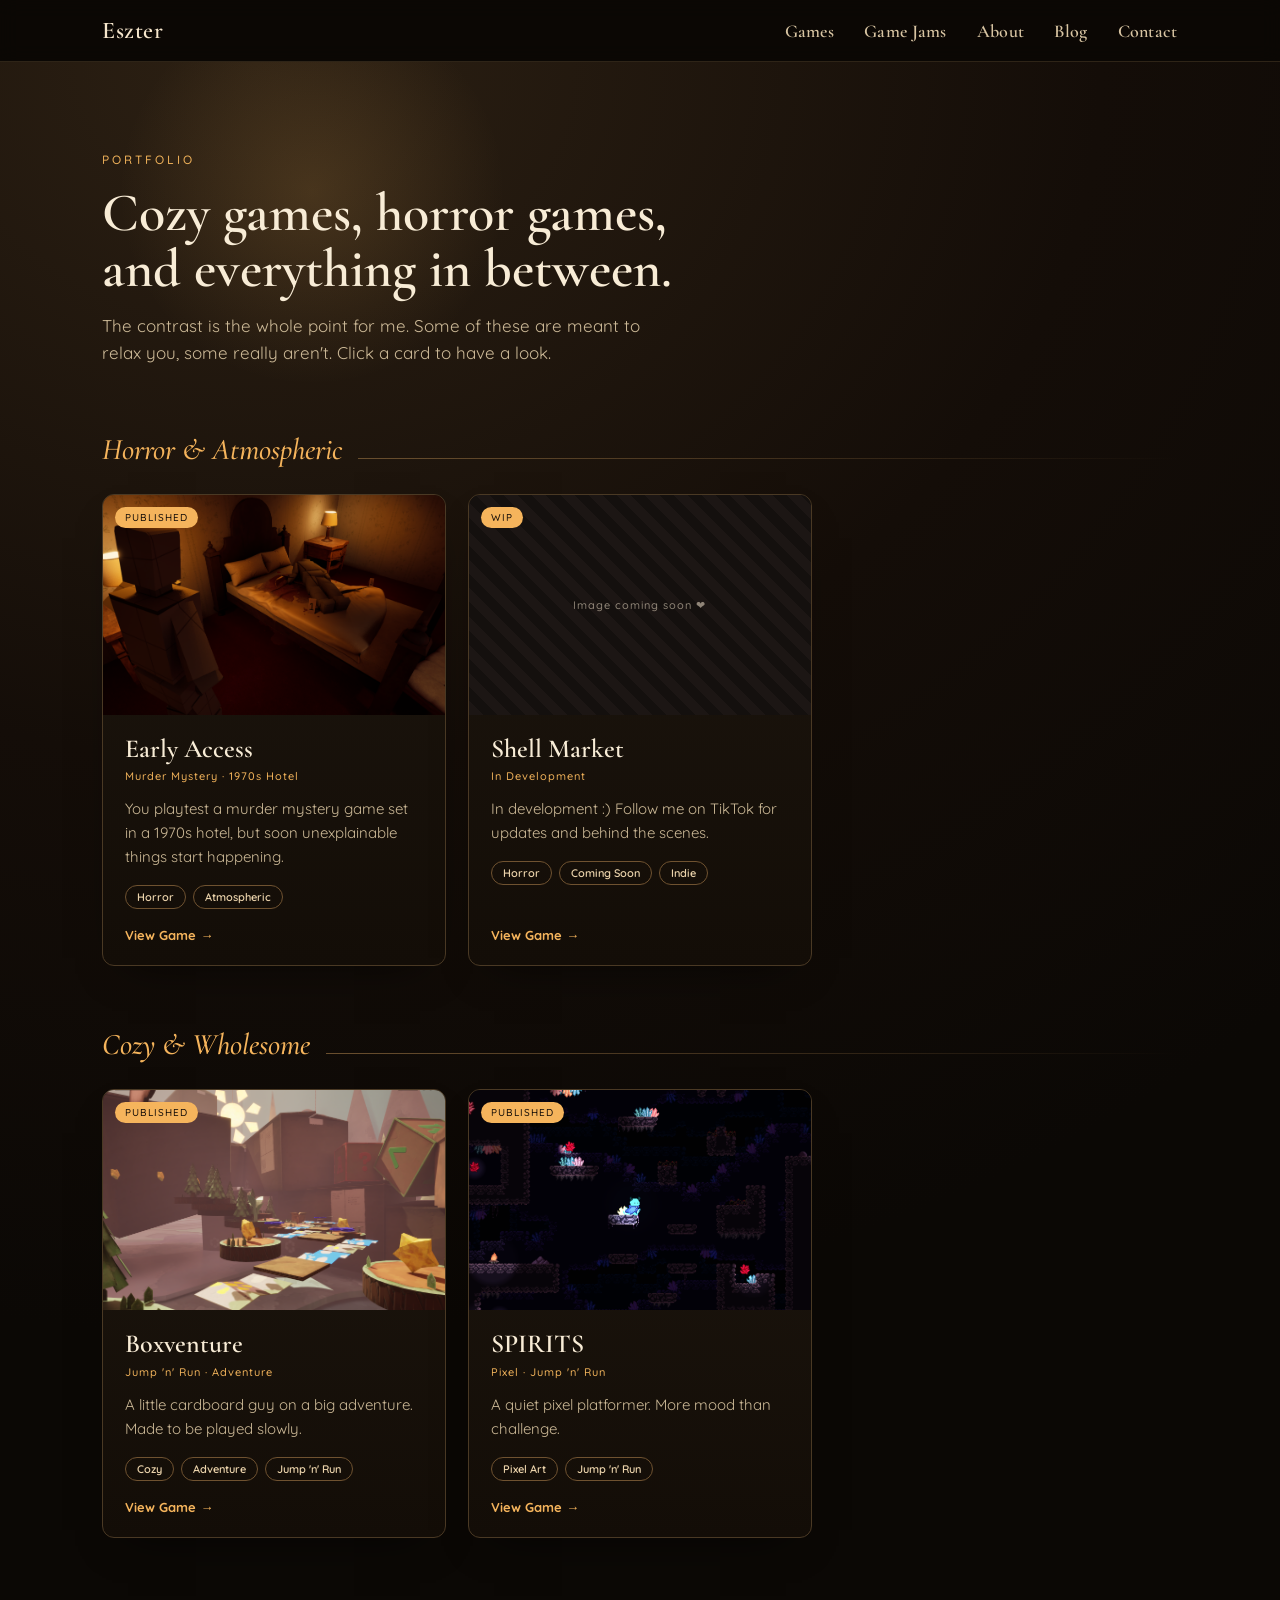
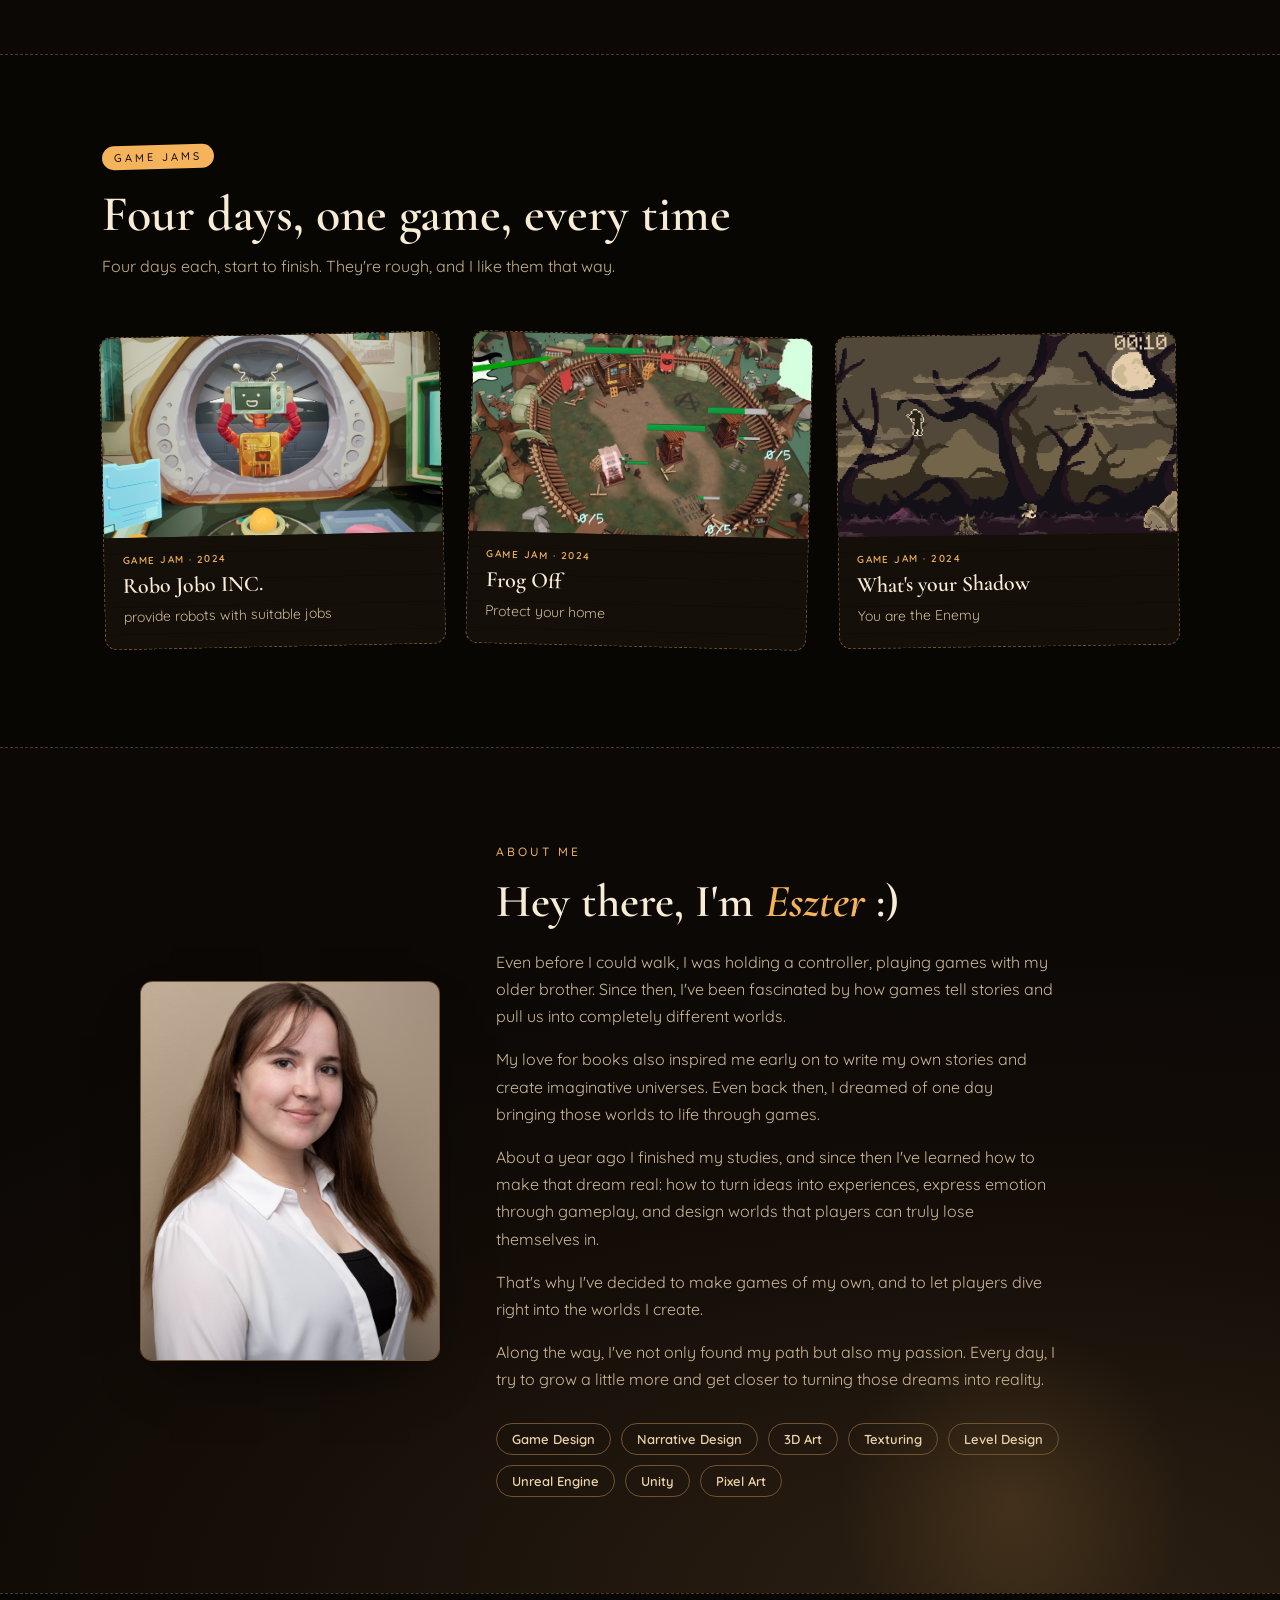
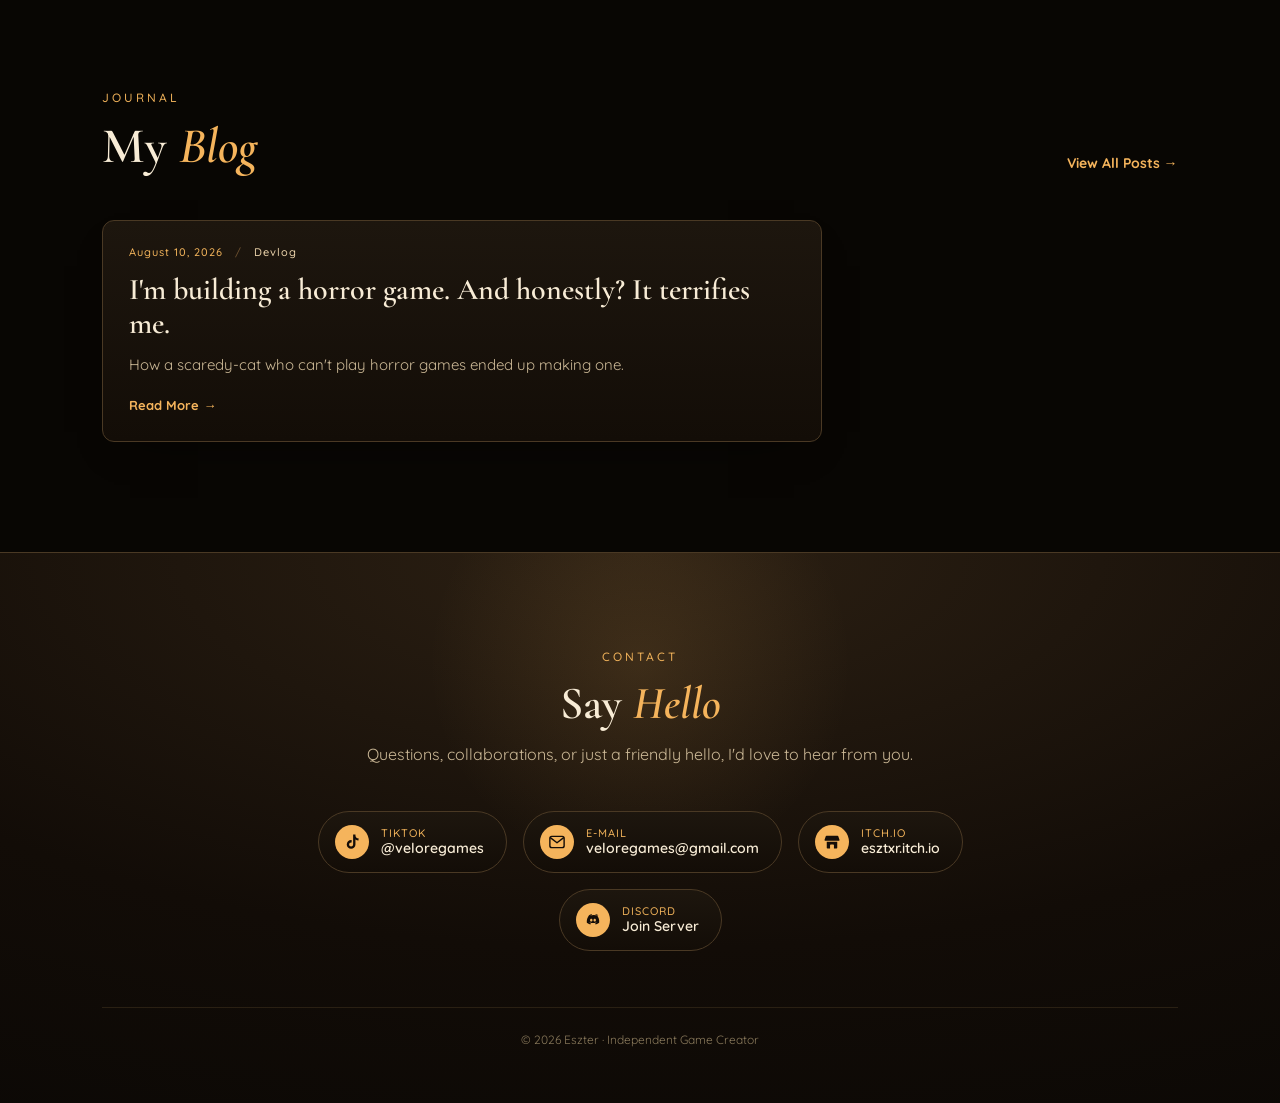
<file: index.html>
<!DOCTYPE html>
<html lang="en">
<head>
<meta charset="utf-8">
<meta name="viewport" content="width=device-width, initial-scale=1">
<title>Eszter — Game Creator</title>
<link rel="preconnect" href="https://fonts.googleapis.com">
<link rel="preconnect" href="https://fonts.gstatic.com" crossorigin>
<link href="https://fonts.googleapis.com/css2?family=Cormorant+Garamond:ital,wght@0,400;0,500;0,600;1,400;1,500&family=Quicksand:wght@400;500;600;700&display=swap" rel="stylesheet">
<style>
  * { box-sizing: border-box; }
  html { scroll-behavior: smooth; }
  body { margin: 0; background: #0b0805; font-family: 'Quicksand', sans-serif; overflow-x: clip; }
  @keyframes flicker {
    0%, 100% { opacity: .85; }
    45% { opacity: 1; }
    55% { opacity: .72; }
    70% { opacity: .95; }
  }
  img { max-width: 100%; display: block; }
  .card-media { width: 100%; height: 220px; position: relative; overflow: hidden; background: #17110c; }
  .card-media img, .card-media video { width: 100%; height: 100%; object-fit: cover; display: block; }
  .card-media video { position: absolute; inset: 0; display: none; }
  .card-media.playing video { display: block; }
  .card-media.playing img { display: none; }
  .jam-media { width: 100%; height: 200px; position: relative; overflow: hidden; background: #17110c; }
  .jam-media img, .jam-media video { width: 100%; height: 100%; object-fit: cover; display: block; }
  .jam-media video { position: absolute; inset: 0; display: none; }
  .jam-media.playing video { display: block; }
  .jam-media.playing img { display: none; }

  .contact-icon { width: 18px; height: 18px; fill: currentColor; }
  /* Umriss-Icon: darf nicht gefüllt werden */
  .contact-icon--line { fill: none; stroke: currentColor; }
  .nav-links { display: flex; gap: 30px; }
  /* Burger nur auf schmalen Screens */
  .nav-toggle { display: none; }

  /* --- Kleinere Bildschirme: Handy und Tablet --- */
  @media (max-width: 860px) {
    .site-nav { position: sticky; padding: 13px 6vw !important; }
    .nav-toggle {
      display: flex; flex-direction: column; align-items: center; justify-content: center;
      gap: 5px; width: 44px; height: 40px; padding: 0; cursor: pointer;
      background: none; border: 1px solid #4a3924; border-radius:12px;
    }
    .nav-toggle span { display: block; width: 18px; height: 1.5px; background: #e8d7b8; }
    .nav-links {
      display: none; position: absolute; top: calc(100% + 10px); left: 6vw; right: 6vw;
      flex-direction: column; gap: 2px !important; padding: 8px;
      background: #150e08; border: 1px solid #3b2e1d; border-radius:12px;
      box-shadow: 0 24px 48px -22px rgba(0,0,0,.85);
    }
    .site-nav.open .nav-links { display: flex; }
    .nav-links a { padding: 11px 13px; border-radius:12px; font-size: 17px !important; }

    .sec { padding-left: 6vw !important; padding-right: 6vw !important; }
    .sec-title { font-size: clamp(32px, 8.5vw, 44px) !important; }
    .card-media { height: 200px; }
    .jam-media { height: 190px; }
    .about-row { gap: 32px !important; }
    .about-photo { flex: 0 0 auto !important; width: 100%; max-width: 300px; }
    .about-img { width: 100% !important; height: auto !important; aspect-ratio: 300 / 380; }
  }

  /* Ab hier passt keine zweite Kartenspalte mehr daneben */
  @media (max-width: 700px) {
    .card-grid { grid-template-columns: 1fr !important; gap: 18px !important; }
  }

  @media (max-width: 600px) {
    .sec { padding-top: 62px !important; padding-bottom: 72px !important; }
    .jam-card { transform: none !important; }
    .blog-head { flex-direction: column; align-items: flex-start !important; gap: 14px !important; }
    .contact-copy { text-align: left !important; }
    .contact-list { flex-direction: column; gap: 12px !important; }
    .contact-list a { justify-content: flex-start; }
  }
</style>
</head>
<body>

<div style="font-family: 'Quicksand', sans-serif;">

  <nav class="site-nav" id="siteNav" style="position: sticky; top: 0; z-index: 50; display: flex; align-items: center; justify-content: space-between; padding: 16px 8vw; background: rgba(11,8,5,.82); backdrop-filter: blur(10px); border-bottom: 1px solid #2e2417;">
    <a href="#top" style="font-family: 'Cormorant Garamond', serif; font-weight: 600; font-size: 24px; color: #f6e6cc; text-decoration: none; letter-spacing: .5px;">Eszter</a>
    <button class="nav-toggle" id="navToggle" aria-expanded="false" aria-label="Menu">
      <span></span><span></span><span></span>
    </button>
    <div class="nav-links">
      <a href="#games" style="font-family: 'Cormorant Garamond', serif; font-weight: 600; font-size: 18px; color: #d8c4a2; text-decoration: none; letter-spacing: .3px;">Games</a>
      <a href="#gamejam" style="font-family: 'Cormorant Garamond', serif; font-weight: 600; font-size: 18px; color: #d8c4a2; text-decoration: none; letter-spacing: .3px;">Game Jams</a>
      <a href="#about" style="font-family: 'Cormorant Garamond', serif; font-weight: 600; font-size: 18px; color: #d8c4a2; text-decoration: none; letter-spacing: .3px;">About</a>
      <a href="#blog" style="font-family: 'Cormorant Garamond', serif; font-weight: 600; font-size: 18px; color: #d8c4a2; text-decoration: none; letter-spacing: .3px;">Blog</a>
      <a href="#kontakt" style="font-family: 'Cormorant Garamond', serif; font-weight: 600; font-size: 18px; color: #d8c4a2; text-decoration: none; letter-spacing: .3px;">Contact</a>
    </div>
  </nav>

  <span id="top"></span>

  <!-- ===== GAMES ===== -->
  <section id="games" class="sec" style="position: relative; scroll-margin-top: 64px; background: radial-gradient(120% 80% at 20% 0%, #2c2013, #140d08 55%, #0b0805); color: #f0e2cb; padding: 90px 8vw 116px; overflow: hidden;">
    <div style="position: absolute; top: -80px; left: 8%; width: 420px; height: 420px; border-radius: 50%; background: radial-gradient(circle, rgba(240,178,90,.16), rgba(240,178,90,0) 65%); animation: flicker 5s infinite ease-in-out; pointer-events: none;"></div>

    <div style="position: relative; max-width: 720px; margin-bottom: 64px;">
      <div style="font-family: 'Quicksand', sans-serif; font-weight: 500; font-size: 12px; letter-spacing: 3px; text-transform: uppercase; color: #f0b25a; margin-bottom: 18px;">Portfolio</div>
      <h2 class="sec-title" style="font-family: 'Cormorant Garamond', serif; font-weight: 600; font-size: 54px; line-height: 1.03; margin: 0 0 16px; color: #f8ecd6;">Cozy games, horror games,<br>and everything in between.</h2>
      <p style="font-size: 17px; line-height: 1.6; color: #cbb896; margin: 0; max-width: 560px;">The contrast is the whole point for me. Some of these are meant to relax you, some really aren't. Click a card to have a look.</p>
    </div>

    <div style="position: relative; display: flex; flex-direction: column; gap: 60px;">

      <!-- Horror & Atmospheric -->
      <div>
        <div style="display: flex; align-items: baseline; gap: 16px; margin-bottom: 26px;">
          <h3 style="font-family: 'Cormorant Garamond', serif; font-style: italic; font-weight: 500; font-size: 30px; margin: 0; color: #f5b45c;">Horror &amp; Atmospheric</h3>
          <span style="flex: 1; height: 1px; background: linear-gradient(90deg, #6a4f2e, transparent);"></span>
        </div>

        <div class="card-grid" style="display: grid; grid-template-columns: repeat(auto-fill, minmax(300px, 1fr)); gap: 22px; align-items: stretch;">

          <a href="games/horror1.html" style="display: flex; flex-direction: column; text-decoration: none; border: 1px solid #4a3924; border-radius:12px; overflow: hidden; background: linear-gradient(180deg, #1d160e, #130d07); box-shadow: 0 18px 44px -26px rgba(0,0,0,.8);">
            <div class="card-media">
              <img src="img/EarlyAccessthumb.png" alt="Early Access">
              <div style="position: absolute; top: 12px; left: 12px; font-family: 'Quicksand', sans-serif; font-weight: 500; font-size: 10px; letter-spacing: 1px; color: #140d08; background: #f5b45c; padding: 4px 10px; border-radius:999px;">PUBLISHED</div>
            </div>
            <div style="padding: 20px 22px 22px; display: flex; flex-direction: column; flex: 1;">
              <div style="font-family: 'Cormorant Garamond', serif; font-weight: 600; font-size: 26px; line-height: 1.1; color: #f8ecd6;">Early Access</div>
              <div style="font-family: 'Quicksand', sans-serif; font-weight: 500; font-size: 11px; letter-spacing: 1px; color: #f0b25a; margin-top: 6px;">Murder Mystery · 1970s Hotel</div>
              <p style="font-size: 15px; line-height: 1.6; color: #cbb896; margin: 14px 0 0;">You playtest a murder mystery game set in a 1970s hotel, but soon unexplainable things start happening.</p>
              <div style="display: flex; flex-wrap: wrap; gap: 7px; margin-top: 16px;">
                <span style="font-family: 'Quicksand', sans-serif; font-weight: 600; font-size: 11px; color: #ecd4ac; border: 1px solid #6f5230; padding: 4px 11px; border-radius:999px;">Horror</span>
                <span style="font-family: 'Quicksand', sans-serif; font-weight: 600; font-size: 11px; color: #ecd4ac; border: 1px solid #6f5230; padding: 4px 11px; border-radius:999px;">Atmospheric</span>
              </div>
              <div style="margin-top: auto; padding-top: 18px; font-family: 'Quicksand', sans-serif; font-weight: 700; font-size: 13px; color: #f5b45c;">View Game →</div>
            </div>
          </a>

          <a href="games/horror2.html" style="display: flex; flex-direction: column; text-decoration: none; border: 1px solid #4a3924; border-radius:12px; overflow: hidden; background: linear-gradient(180deg, #1d160e, #130d07); box-shadow: 0 18px 44px -26px rgba(0,0,0,.8);">
            <div class="card-media" style="background: repeating-linear-gradient(45deg, #1c1614, #1c1614 10px, #14100e 10px, #14100e 20px); display: flex; align-items: center; justify-content: center;">
              <div style="font-family: 'Quicksand', sans-serif; font-weight: 500; font-size: 11px; letter-spacing: 1px; color: rgba(240,226,203,.55);">Image coming soon ❤</div>
              <div style="position: absolute; top: 12px; left: 12px; font-family: 'Quicksand', sans-serif; font-weight: 500; font-size: 10px; letter-spacing: 1px; color: #140d08; background: #f5b45c; padding: 4px 10px; border-radius:999px;">WIP</div>
            </div>
            <div style="padding: 20px 22px 22px; display: flex; flex-direction: column; flex: 1;">
              <div style="font-family: 'Cormorant Garamond', serif; font-weight: 600; font-size: 26px; line-height: 1.1; color: #f8ecd6;">Shell Market</div>
              <div style="font-family: 'Quicksand', sans-serif; font-weight: 500; font-size: 11px; letter-spacing: 1px; color: #f0b25a; margin-top: 6px;">In Development</div>
              <p style="font-size: 15px; line-height: 1.6; color: #cbb896; margin: 14px 0 0;">In development :) Follow me on TikTok for updates and behind the scenes.</p>
              <div style="display: flex; flex-wrap: wrap; gap: 7px; margin-top: 16px;">
                <span style="font-family: 'Quicksand', sans-serif; font-weight: 600; font-size: 11px; color: #ecd4ac; border: 1px solid #6f5230; padding: 4px 11px; border-radius:999px;">Horror</span>
                <span style="font-family: 'Quicksand', sans-serif; font-weight: 600; font-size: 11px; color: #ecd4ac; border: 1px solid #6f5230; padding: 4px 11px; border-radius:999px;">Coming Soon</span>
                <span style="font-family: 'Quicksand', sans-serif; font-weight: 600; font-size: 11px; color: #ecd4ac; border: 1px solid #6f5230; padding: 4px 11px; border-radius:999px;">Indie</span>
              </div>
              <div style="margin-top: auto; padding-top: 18px; font-family: 'Quicksand', sans-serif; font-weight: 700; font-size: 13px; color: #f5b45c;">View Game →</div>
            </div>
          </a>

        </div>
      </div>

      <!-- Cozy & Wholesome -->
      <div>
        <div style="display: flex; align-items: baseline; gap: 16px; margin-bottom: 26px;">
          <h3 style="font-family: 'Cormorant Garamond', serif; font-style: italic; font-weight: 500; font-size: 30px; margin: 0; color: #f5b45c;">Cozy &amp; Wholesome</h3>
          <span style="flex: 1; height: 1px; background: linear-gradient(90deg, #6a4f2e, transparent);"></span>
        </div>

        <div class="card-grid" style="display: grid; grid-template-columns: repeat(auto-fill, minmax(300px, 1fr)); gap: 22px; align-items: stretch;">

          <a href="games/boxventure.html" style="display: flex; flex-direction: column; text-decoration: none; border: 1px solid #4a3924; border-radius:12px; overflow: hidden; background: linear-gradient(180deg, #1d160e, #130d07); box-shadow: 0 18px 44px -26px rgba(0,0,0,.8);">
            <div class="card-media" onmouseenter="this.classList.add('playing'); const v=this.querySelector('video'); if(v){v.currentTime=0; v.play();}" onmouseleave="this.classList.remove('playing'); const v=this.querySelector('video'); if(v){v.pause();}">
              <img src="img/Boxventure%20(1).png" alt="Boxventure">
              <video preload="none" src="img/BoxventureHoverVideo.mp4" loop muted playsinline></video>
              <div style="position: absolute; top: 12px; left: 12px; font-family: 'Quicksand', sans-serif; font-weight: 500; font-size: 10px; letter-spacing: 1px; color: #140d08; background: #f5b45c; padding: 4px 10px; border-radius:999px;">PUBLISHED</div>
            </div>
            <div style="padding: 20px 22px 22px; display: flex; flex-direction: column; flex: 1;">
              <div style="font-family: 'Cormorant Garamond', serif; font-weight: 600; font-size: 26px; line-height: 1.1; color: #f8ecd6;">Boxventure</div>
              <div style="font-family: 'Quicksand', sans-serif; font-weight: 500; font-size: 11px; letter-spacing: 1px; color: #f0b25a; margin-top: 6px;">Jump 'n' Run · Adventure</div>
              <p style="font-size: 15px; line-height: 1.6; color: #cbb896; margin: 14px 0 0;">A little cardboard guy on a big adventure. Made to be played slowly.</p>
              <div style="display: flex; flex-wrap: wrap; gap: 7px; margin-top: 16px;">
                <span style="font-family: 'Quicksand', sans-serif; font-weight: 600; font-size: 11px; color: #ecd4ac; border: 1px solid #6f5230; padding: 4px 11px; border-radius:999px;">Cozy</span>
                <span style="font-family: 'Quicksand', sans-serif; font-weight: 600; font-size: 11px; color: #ecd4ac; border: 1px solid #6f5230; padding: 4px 11px; border-radius:999px;">Adventure</span>
                <span style="font-family: 'Quicksand', sans-serif; font-weight: 600; font-size: 11px; color: #ecd4ac; border: 1px solid #6f5230; padding: 4px 11px; border-radius:999px;">Jump 'n' Run</span>
              </div>
              <div style="margin-top: auto; padding-top: 18px; font-family: 'Quicksand', sans-serif; font-weight: 700; font-size: 13px; color: #f5b45c;">View Game →</div>
            </div>
          </a>

          <a href="games/spirits.html" style="display: flex; flex-direction: column; text-decoration: none; border: 1px solid #4a3924; border-radius:12px; overflow: hidden; background: linear-gradient(180deg, #1d160e, #130d07); box-shadow: 0 18px 44px -26px rgba(0,0,0,.8);">
            <div class="card-media" onmouseenter="this.classList.add('playing'); const v=this.querySelector('video'); if(v){v.currentTime=0; v.play();}" onmouseleave="this.classList.remove('playing'); const v=this.querySelector('video'); if(v){v.pause();}">
              <img src="img/SpiritsThumb.png" alt="SPIRITS">
              <video preload="none" src="img/SpiritsTrailer.mp4" loop muted playsinline></video>
              <div style="position: absolute; top: 12px; left: 12px; font-family: 'Quicksand', sans-serif; font-weight: 500; font-size: 10px; letter-spacing: 1px; color: #140d08; background: #f5b45c; padding: 4px 10px; border-radius:999px;">PUBLISHED</div>
            </div>
            <div style="padding: 20px 22px 22px; display: flex; flex-direction: column; flex: 1;">
              <div style="font-family: 'Cormorant Garamond', serif; font-weight: 600; font-size: 26px; line-height: 1.1; color: #f8ecd6;">SPIRITS</div>
              <div style="font-family: 'Quicksand', sans-serif; font-weight: 500; font-size: 11px; letter-spacing: 1px; color: #f0b25a; margin-top: 6px;">Pixel · Jump 'n' Run</div>
              <p style="font-size: 15px; line-height: 1.6; color: #cbb896; margin: 14px 0 0;">A quiet pixel platformer. More mood than challenge.</p>
              <div style="display: flex; flex-wrap: wrap; gap: 7px; margin-top: 16px;">
                <span style="font-family: 'Quicksand', sans-serif; font-weight: 600; font-size: 11px; color: #ecd4ac; border: 1px solid #6f5230; padding: 4px 11px; border-radius:999px;">Pixel Art</span>
                <span style="font-family: 'Quicksand', sans-serif; font-weight: 600; font-size: 11px; color: #ecd4ac; border: 1px solid #6f5230; padding: 4px 11px; border-radius:999px;">Jump 'n' Run</span>
              </div>
              <div style="margin-top: auto; padding-top: 18px; font-family: 'Quicksand', sans-serif; font-weight: 700; font-size: 13px; color: #f5b45c;">View Game →</div>
            </div>
          </a>

        </div>
      </div>

    </div>
  </section>

  <!-- ===== GAME JAMS ===== -->
  <section id="gamejam" class="sec" style="position: relative; scroll-margin-top: 64px; background: #080603; color: #f0e2cb; padding: 90px 8vw 100px; border-top: 1px dashed #4a3924; border-bottom: 1px dashed #4a3924;">
    <div style="position: relative; max-width: 760px; margin-bottom: 54px;">
      <div style="display: inline-block; font-family: 'Quicksand', sans-serif; font-weight: 500; font-size: 11px; letter-spacing: 3px; text-transform: uppercase; color: #140d08; background: #f5b45c; padding: 5px 12px; border-radius:999px; transform: rotate(-1.5deg); margin-bottom: 20px;">Game Jams</div>
      <h2 class="sec-title" style="font-family: 'Cormorant Garamond', serif; font-weight: 600; font-size: 50px; line-height: 1.03; margin: 0 0 14px; color: #f8ecd6;">Four days, one game, every time</h2>
      <p style="font-size: 16px; line-height: 1.6; color: #c4b088; margin: 0; max-width: 520px;">Four days each, start to finish. They're rough, and I like them that way.</p>
    </div>

    <div style="display: flex; flex-wrap: wrap; gap: 26px;">

      <a class="jam-card" href="games/robojobo.html" style="text-decoration: none; flex: 1 1 280px; min-width: 260px; transform: rotate(-1.2deg); display: block;">
        <div style="border: 1px dashed #6f5230; border-radius:12px; background: repeating-linear-gradient(180deg, #150f09, #150f09 26px, #120c07 26px, #120c07 27px); overflow: hidden;">
          <div class="jam-media">
            <img src="img/RoboThumb.png" alt="Robo Jobo INC.">
          </div>
          <div style="padding: 16px 18px 20px;">
            <div style="font-family: 'Quicksand', sans-serif; font-weight: 600; font-size: 10px; letter-spacing: 1.5px; text-transform: uppercase; color: #f0b25a; margin-bottom: 6px;">Game Jam · 2024</div>
            <div style="font-family: 'Cormorant Garamond', serif; font-weight: 600; font-size: 22px; color: #f8ecd6;">Robo Jobo INC.</div>
            <p style="font-size: 14px; line-height: 1.55; color: #cbb896; margin: 8px 0 0;">provide robots with suitable jobs</p>
          </div>
        </div>
      </a>

      <a class="jam-card" href="games/frogoff.html" style="text-decoration: none; flex: 1 1 280px; min-width: 260px; transform: rotate(1.4deg); display: block;">
        <div style="border: 1px dashed #6f5230; border-radius:12px; background: repeating-linear-gradient(180deg, #150f09, #150f09 26px, #120c07 26px, #120c07 27px); overflow: hidden;">
          <div class="jam-media" onmouseenter="this.classList.add('playing'); const v=this.querySelector('video'); if(v){v.currentTime=0; v.play();}" onmouseleave="this.classList.remove('playing'); const v=this.querySelector('video'); if(v){v.pause();}">
            <img src="img/Frogthumb.png" alt="Frog Off">
            <video preload="none" src="img/FrogClips.mp4" loop muted playsinline></video>
          </div>
          <div style="padding: 16px 18px 20px;">
            <div style="font-family: 'Quicksand', sans-serif; font-weight: 600; font-size: 10px; letter-spacing: 1.5px; text-transform: uppercase; color: #f0b25a; margin-bottom: 6px;">Game Jam · 2024</div>
            <div style="font-family: 'Cormorant Garamond', serif; font-weight: 600; font-size: 22px; color: #f8ecd6;">Frog Off</div>
            <p style="font-size: 14px; line-height: 1.55; color: #cbb896; margin: 8px 0 0;">Protect your home</p>
          </div>
        </div>
      </a>

      <a class="jam-card" href="games/shadow.html" style="text-decoration: none; flex: 1 1 280px; min-width: 260px; transform: rotate(-0.8deg); display: block;">
        <div style="border: 1px dashed #6f5230; border-radius:12px; background: repeating-linear-gradient(180deg, #150f09, #150f09 26px, #120c07 26px, #120c07 27px); overflow: hidden;">
          <div class="jam-media" onmouseenter="this.classList.add('playing'); const v=this.querySelector('video'); if(v){v.currentTime=0; v.play();}" onmouseleave="this.classList.remove('playing'); const v=this.querySelector('video'); if(v){v.pause();}">
            <img src="img/ShadowThumb.png" alt="What's your Shadow">
            <video preload="none" src="img/WhatsUrShadowVideo.mp4" loop muted playsinline style="object-position: center bottom;"></video>
          </div>
          <div style="padding: 16px 18px 20px;">
            <div style="font-family: 'Quicksand', sans-serif; font-weight: 600; font-size: 10px; letter-spacing: 1.5px; text-transform: uppercase; color: #f0b25a; margin-bottom: 6px;">Game Jam · 2024</div>
            <div style="font-family: 'Cormorant Garamond', serif; font-weight: 600; font-size: 22px; color: #f8ecd6;">What's your Shadow</div>
            <p style="font-size: 14px; line-height: 1.55; color: #cbb896; margin: 8px 0 0;">You are the Enemy</p>
          </div>
        </div>
      </a>

    </div>
  </section>

  <!-- ===== ABOUT ===== -->
  <section id="about" class="sec" style="position: relative; scroll-margin-top: 64px; background: radial-gradient(120% 80% at 80% 100%, #2c2013, #140d08 55%, #0b0805); color: #f0e2cb; padding: 96px 8vw; overflow: hidden;">
    <div style="position: absolute; bottom: -100px; right: 6%; width: 380px; height: 380px; border-radius: 50%; background: radial-gradient(circle, rgba(240,178,90,.14), rgba(240,178,90,0) 65%); animation: flicker 6s infinite ease-in-out; pointer-events: none;"></div>

    <div class="about-row" style="position: relative; display: flex; flex-wrap: wrap; gap: 56px; align-items: center; justify-content: center; max-width: 1000px; margin: 0 auto;">
      <div class="about-photo" style="flex: 0 0 300px;">
        <img class="about-img" src="img/ME.jpg" alt="Eszter" style="width: 300px; height: 380px; object-fit: cover; border-radius:12px; border: 1px solid #6f5230; box-shadow: 0 24px 60px -30px rgba(0,0,0,.9);">
      </div>

      <div style="flex: 1 1 420px;">
        <div style="font-family: 'Quicksand', sans-serif; font-weight: 500; font-size: 12px; letter-spacing: 3px; text-transform: uppercase; color: #f0b25a; margin-bottom: 18px;">About Me</div>
        <h2 class="sec-title" style="font-family: 'Cormorant Garamond', serif; font-weight: 600; font-size: 46px; line-height: 1.05; margin: 0 0 24px; color: #f8ecd6;">Hey there, I'm <span style="font-style: italic; color: #f5b45c;">Eszter</span> :)</h2>
        <p style="font-size: 16px; line-height: 1.7; color: #cbb896; margin: 0 0 16px; max-width: 560px;">Even before I could walk, I was holding a controller, playing games with my older brother. Since then, I've been fascinated by how games tell stories and pull us into completely different worlds.</p>
        <p style="font-size: 16px; line-height: 1.7; color: #cbb896; margin: 0 0 16px; max-width: 560px;">My love for books also inspired me early on to write my own stories and create imaginative universes. Even back then, I dreamed of one day bringing those worlds to life through games.</p>
        <p style="font-size: 16px; line-height: 1.7; color: #cbb896; margin: 0 0 16px; max-width: 560px;">About a year ago I finished my studies, and since then I've learned how to make that dream real: how to turn ideas into experiences, express emotion through gameplay, and design worlds that players can truly lose themselves in.</p>
        <p style="font-size: 16px; line-height: 1.7; color: #cbb896; margin: 0 0 16px; max-width: 560px;">That's why I've decided to make games of my own, and to let players dive right into the worlds I create.</p>
        <p style="font-size: 16px; line-height: 1.7; color: #cbb896; margin: 0 0 30px; max-width: 560px;">Along the way, I've not only found my path but also my passion. Every day, I try to grow a little more and get closer to turning those dreams into reality.</p>

        <div style="display: flex; flex-wrap: wrap; gap: 10px;">
          <span style="font-family: 'Quicksand', sans-serif; font-weight: 600; font-size: 13px; color: #ecd4ac; border: 1px solid #6f5230; padding: 7px 15px; border-radius:999px;">Game Design</span>
          <span style="font-family: 'Quicksand', sans-serif; font-weight: 600; font-size: 13px; color: #ecd4ac; border: 1px solid #6f5230; padding: 7px 15px; border-radius:999px;">Narrative Design</span>
          <span style="font-family: 'Quicksand', sans-serif; font-weight: 600; font-size: 13px; color: #ecd4ac; border: 1px solid #6f5230; padding: 7px 15px; border-radius:999px;">3D Art</span>
          <span style="font-family: 'Quicksand', sans-serif; font-weight: 600; font-size: 13px; color: #ecd4ac; border: 1px solid #6f5230; padding: 7px 15px; border-radius:999px;">Texturing</span>
          <span style="font-family: 'Quicksand', sans-serif; font-weight: 600; font-size: 13px; color: #ecd4ac; border: 1px solid #6f5230; padding: 7px 15px; border-radius:999px;">Level Design</span>
          <span style="font-family: 'Quicksand', sans-serif; font-weight: 600; font-size: 13px; color: #ecd4ac; border: 1px solid #6f5230; padding: 7px 15px; border-radius:999px;">Unreal Engine</span>
          <span style="font-family: 'Quicksand', sans-serif; font-weight: 600; font-size: 13px; color: #ecd4ac; border: 1px solid #6f5230; padding: 7px 15px; border-radius:999px;">Unity</span>
          <span style="font-family: 'Quicksand', sans-serif; font-weight: 600; font-size: 13px; color: #ecd4ac; border: 1px solid #6f5230; padding: 7px 15px; border-radius:999px;">Pixel Art</span>
        </div>
      </div>
    </div>
  </section>

  <!-- ===== BLOG ===== -->
  <section id="blog" class="sec" style="position: relative; scroll-margin-top: 64px; background: #080603; color: #f0e2cb; padding: 96px 8vw 110px; border-top: 1px dashed #4a3924;">
    <div class="blog-head" style="display: flex; flex-wrap: wrap; align-items: flex-end; justify-content: space-between; gap: 20px; max-width: 1100px; margin-bottom: 48px;">
      <div>
        <div style="font-family: 'Quicksand', sans-serif; font-weight: 500; font-size: 12px; letter-spacing: 3px; text-transform: uppercase; color: #f0b25a; margin-bottom: 16px;">Journal</div>
        <h2 class="sec-title" style="font-family: 'Cormorant Garamond', serif; font-weight: 600; font-size: 50px; line-height: 1.02; margin: 0; color: #f8ecd6;">My <span style="font-style: italic; color: #f5b45c;">Blog</span></h2>
      </div>
      <a href="blog/index.html" style="font-family: 'Quicksand', sans-serif; font-weight: 700; font-size: 14px; color: #f5b45c; text-decoration: none;">View All Posts →</a>
    </div>

    <div style="max-width: 720px;">

      <a href="blog/eintrag-1.html" style="display: flex; flex-direction: column; text-decoration: none; border: 1px solid #4a3924; border-radius:12px; overflow: hidden; background: linear-gradient(180deg, #1d160e, #130d07); box-shadow: 0 18px 44px -28px rgba(0,0,0,.8);">
        <div style="padding: 24px 26px 28px;">
          <div style="display: flex; align-items: center; gap: 12px; font-family: 'Quicksand', sans-serif; font-weight: 500; font-size: 11px; letter-spacing: 1px; color: #f0b25a;">
            <span>August 10, 2026</span><span style="color: #6f5230;">/</span><span style="color: #ecd4ac;">Devlog</span>
          </div>
          <div style="font-family: 'Cormorant Garamond', serif; font-weight: 600; font-size: 30px; line-height: 1.12; color: #f8ecd6; margin-top: 14px;">I'm building a horror game. And honestly? It terrifies me.</div>
          <p style="font-size: 15px; line-height: 1.6; color: #cbb896; margin: 12px 0 0;">How a scaredy-cat who can't play horror games ended up making one.</p>
          <div style="margin-top: 20px; font-family: 'Quicksand', sans-serif; font-weight: 700; font-size: 13px; color: #f5b45c;">Read More →</div>
        </div>
      </a>

    </div>
  </section>

  <!-- ===== CONTACT ===== -->
  <footer id="kontakt" class="sec" style="position: relative; scroll-margin-top: 64px; background: radial-gradient(120% 120% at 50% 0%, #2c2013, #120c07 60%, #0b0805); color: #f0e2cb; padding: 96px 8vw 56px; border-top: 1px solid #4a3924; overflow: hidden;">
    <div style="position: absolute; top: -120px; left: 50%; transform: translateX(-50%); width: 460px; height: 460px; border-radius: 50%; background: radial-gradient(circle, rgba(240,178,90,.12), rgba(240,178,90,0) 65%); animation: flicker 6s infinite ease-in-out; pointer-events: none;"></div>

    <div class="contact-copy" style="position: relative; max-width: 640px; margin: 0 auto 44px; text-align: center;">
      <div style="font-family: 'Quicksand', sans-serif; font-weight: 500; font-size: 12px; letter-spacing: 3px; text-transform: uppercase; color: #f0b25a; margin-bottom: 16px;">Contact</div>
      <h2 class="sec-title" style="font-family: 'Cormorant Garamond', serif; font-weight: 600; font-size: 46px; line-height: 1.04; margin: 0 0 14px; color: #f8ecd6;">Say <span style="font-style: italic; color: #f5b45c;">Hello</span></h2>
      <p style="font-size: 16px; line-height: 1.6; color: #cbb896; margin: 0;">Questions, collaborations, or just a friendly hello, I'd love to hear from you.</p>
    </div>

    <div class="contact-list" style="position: relative; display: flex; flex-wrap: wrap; justify-content: center; gap: 16px; max-width: 780px; margin: 0 auto;">

      <a href="https://www.tiktok.com/@veloregames" target="_blank" rel="noopener" style="display: flex; align-items: center; gap: 12px; text-decoration: none; border: 1px solid #4a3924; border-radius:999px; background: linear-gradient(180deg, #1d160e, #130d07); padding: 13px 22px 13px 16px;">
        <span style="width: 34px; height: 34px; flex: 0 0 34px; display: flex; align-items: center; justify-content: center; border-radius: 50%; background: #f5b45c; color: #140d08;"><svg class="contact-icon" viewBox="0 0 24 24" aria-hidden="true"><path d="M16.6 2h-3.1v13.2a2.7 2.7 0 1 1-2.7-2.7c.2 0 .5 0 .7.1V9.4a6 6 0 0 0-.7 0 5.8 5.8 0 1 0 5.8 5.8V8.8a7 7 0 0 0 4.1 1.3V7a4.1 4.1 0 0 1-4.1-4.1V2z"/></svg></span>
        <span style="display: flex; flex-direction: column; line-height: 1.2;">
          <span style="font-family: 'Quicksand', sans-serif; font-weight: 500; font-size: 11px; letter-spacing: 1px; color: #f0b25a;">TIKTOK</span>
          <span style="font-family: 'Quicksand', sans-serif; font-weight: 600; font-size: 14px; color: #f8ecd6;">@veloregames</span>
        </span>
      </a>

      <a href="mailto:veloregames@gmail.com" style="display: flex; align-items: center; gap: 12px; text-decoration: none; border: 1px solid #4a3924; border-radius:999px; background: linear-gradient(180deg, #1d160e, #130d07); padding: 13px 22px 13px 16px;">
        <span style="width: 34px; height: 34px; flex: 0 0 34px; display: flex; align-items: center; justify-content: center; border-radius: 50%; background: #f5b45c; color: #140d08;"><svg class="contact-icon contact-icon--line" viewBox="0 0 24 24" stroke-width="1.9" stroke-linecap="round" stroke-linejoin="round" aria-hidden="true"><rect x="2.5" y="4.5" width="19" height="15" rx="2.5"/><path d="m3.5 6.5 8.5 6.5 8.5-6.5"/></svg></span>
        <span style="display: flex; flex-direction: column; line-height: 1.2;">
          <span style="font-family: 'Quicksand', sans-serif; font-weight: 500; font-size: 11px; letter-spacing: 1px; color: #f0b25a;">E-MAIL</span>
          <span style="font-family: 'Quicksand', sans-serif; font-weight: 600; font-size: 14px; color: #f8ecd6;">veloregames@gmail.com</span>
        </span>
      </a>

      <a href="https://esztxr.itch.io/" target="_blank" rel="noopener" style="display: flex; align-items: center; gap: 12px; text-decoration: none; border: 1px solid #4a3924; border-radius:999px; background: linear-gradient(180deg, #1d160e, #130d07); padding: 13px 22px 13px 16px;">
        <span style="width: 34px; height: 34px; flex: 0 0 34px; display: flex; align-items: center; justify-content: center; border-radius: 50%; background: #f5b45c; color: #140d08;"><svg class="contact-icon" viewBox="0 0 24 24" aria-hidden="true"><path d="M4.6 3.5h14.8a1 1 0 0 1 .95.68l1.6 4.8a1 1 0 0 1-.95 1.32H3.05a1 1 0 0 1-.95-1.32l1.6-4.8a1 1 0 0 1 .9-.68z"/><path d="M5 11.8h14v7.7a1 1 0 0 1-1 1h-3.4v-4.2a1 1 0 0 0-1-1h-3.2a1 1 0 0 0-1 1v4.2H6a1 1 0 0 1-1-1v-7.7z"/></svg></span>
        <span style="display: flex; flex-direction: column; line-height: 1.2;">
          <span style="font-family: 'Quicksand', sans-serif; font-weight: 500; font-size: 11px; letter-spacing: 1px; color: #f0b25a;">ITCH.IO</span>
          <span style="font-family: 'Quicksand', sans-serif; font-weight: 600; font-size: 14px; color: #f8ecd6;">esztxr.itch.io</span>
        </span>
      </a>

      <a href="https://discord.gg/rZAZYGjXmU" target="_blank" rel="noopener" style="display: flex; align-items: center; gap: 12px; text-decoration: none; border: 1px solid #4a3924; border-radius:999px; background: linear-gradient(180deg, #1d160e, #130d07); padding: 13px 22px 13px 16px;">
        <span style="width: 34px; height: 34px; flex: 0 0 34px; display: flex; align-items: center; justify-content: center; border-radius: 50%; background: #f5b45c; color: #140d08;"><svg class="contact-icon" viewBox="0 0 24 24" aria-hidden="true"><path d="M19.3 5.6A15.8 15.8 0 0 0 15.5 4.4l-.3.5c1.2.3 2.3.8 3.3 1.4a15.5 15.5 0 0 0-11 0c1-.6 2.1-1.1 3.3-1.4l-.3-.5a15.8 15.8 0 0 0-3.8 1.2C4.2 9 3.4 12.4 3.8 15.8a15.7 15.7 0 0 0 4.6 2.3l1-1.4c-.8-.3-1.5-.7-2.1-1.1l.5-.4a11.6 11.6 0 0 0 8.4 0l.5.4c-.6.4-1.3.8-2.1 1.1l1 1.4a15.7 15.7 0 0 0 4.6-2.3c.5-3.9-.6-7.3-2.9-10.2zM9.7 14c-.9 0-1.6-.8-1.6-1.8s.7-1.8 1.6-1.8 1.7.8 1.6 1.8c0 1-.7 1.8-1.6 1.8zm4.6 0c-.9 0-1.6-.8-1.6-1.8s.7-1.8 1.6-1.8 1.7.8 1.6 1.8c0 1-.7 1.8-1.6 1.8z"/></svg></span>
        <span style="display: flex; flex-direction: column; line-height: 1.2;">
          <span style="font-family: 'Quicksand', sans-serif; font-weight: 500; font-size: 11px; letter-spacing: 1px; color: #f0b25a;">DISCORD</span>
          <span style="font-family: 'Quicksand', sans-serif; font-weight: 600; font-size: 14px; color: #f8ecd6;">Join Server</span>
        </span>
      </a>

    </div>

    <div style="position: relative; text-align: center; margin-top: 56px; padding-top: 24px; border-top: 1px solid #2a2013; font-family: 'Quicksand', sans-serif; font-weight: 400; font-size: 12px; color: #8a7a5c;">
      © 2026 Eszter · Independent Game Creator
    </div>
  </footer>

</div>

<script>
  // Burger-Menü: nur auf schmalen Screens sichtbar
  const siteNav = document.getElementById('siteNav');
  const navToggle = document.getElementById('navToggle');
  navToggle.addEventListener('click', (e) => {
    e.stopPropagation();
    siteNav.classList.toggle('open');
    navToggle.setAttribute('aria-expanded', siteNav.classList.contains('open'));
  });
  // Nach dem Antippen eines Links wieder schließen
  siteNav.querySelectorAll('.nav-links a').forEach(a => {
    a.addEventListener('click', () => {
      siteNav.classList.remove('open');
      navToggle.setAttribute('aria-expanded', 'false');
    });
  });
  document.addEventListener('click', () => {
    siteNav.classList.remove('open');
    navToggle.setAttribute('aria-expanded', 'false');
  });
</script>

</body>
</html>
</file>
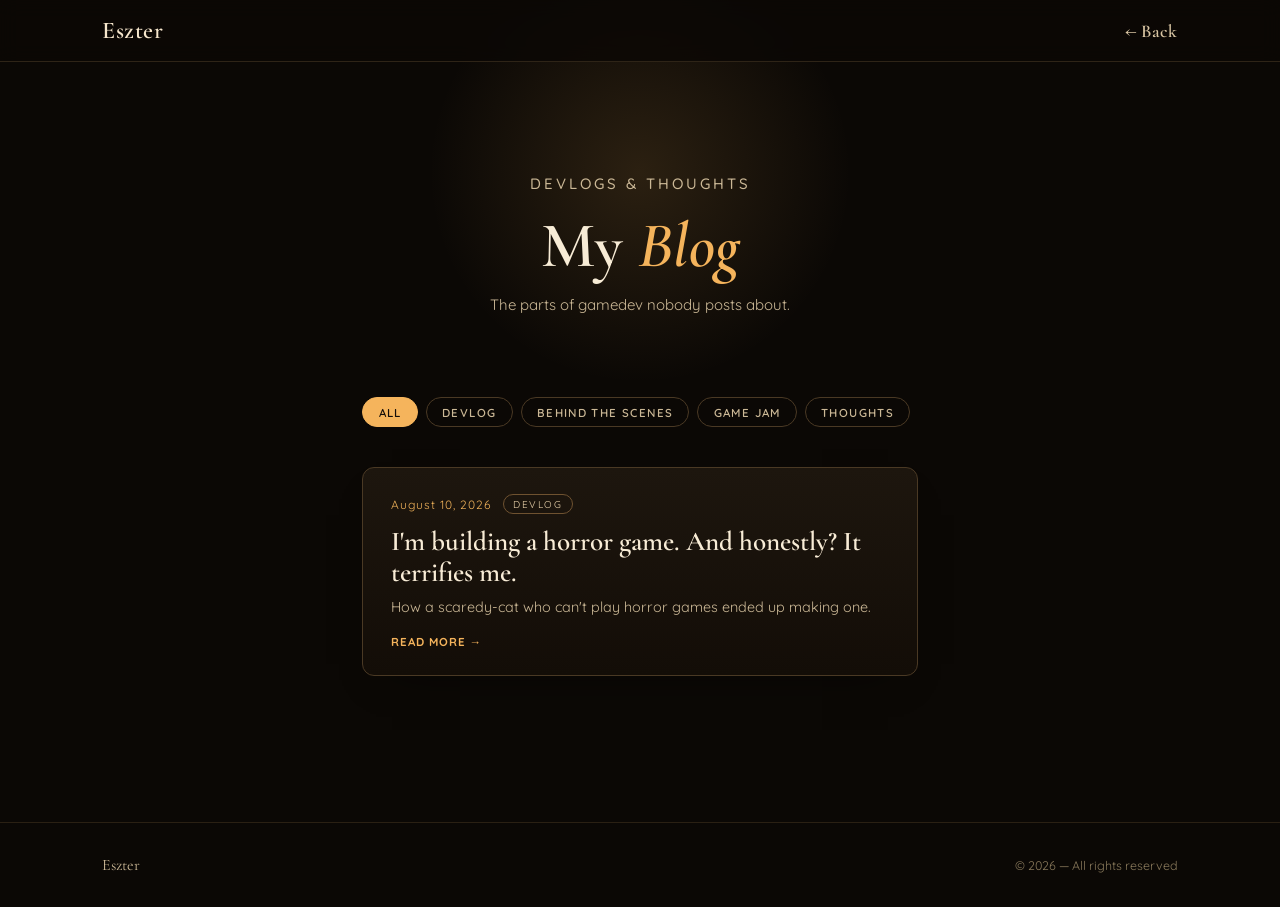
<file: blog/index.html>
<!DOCTYPE html>
<html lang="en">
<head>
  <meta charset="UTF-8"/>
  <meta name="viewport" content="width=device-width, initial-scale=1.0"/>
  <title>Blog — Eszter</title>
  <link rel="preconnect" href="https://fonts.googleapis.com">
  <link rel="preconnect" href="https://fonts.gstatic.com" crossorigin>
  <link href="https://fonts.googleapis.com/css2?family=Cormorant+Garamond:ital,wght@0,400;0,500;0,600;1,400;1,500&family=Quicksand:wght@400;500;600;700&display=swap" rel="stylesheet"/>
  <style>
    * { box-sizing: border-box; margin: 0; padding: 0; }
    html { scroll-behavior: smooth; }
    body { font-family: 'Quicksand', sans-serif; background: #0b0805; color: #f0e2cb; min-height: 100vh; overflow-x: clip; }
    @keyframes flicker {
      0%, 100% { opacity: .85; }
      45% { opacity: 1; }
      55% { opacity: .72; }
      70% { opacity: .95; }
    }

    nav { position: sticky; top: 0; z-index: 50; display: flex; align-items: center; justify-content: space-between; padding: 16px 8vw; background: rgba(11,8,5,.82); backdrop-filter: blur(10px); border-bottom: 1px solid #2e2417; }
    .nav-logo { font-family: 'Cormorant Garamond', serif; font-weight: 600; font-size: 24px; color: #f6e6cc; text-decoration: none; letter-spacing: .5px; }
    .nav-back { font-family: 'Cormorant Garamond', serif; font-weight: 600; font-size: 18px; color: #d8c4a2; text-decoration: none; letter-spacing: .3px; }
    .nav-back:hover { color: #f5b45c; }

    .blog-header { position: relative; text-align: center; padding: 96px 8vw 48px; }
    .blog-header .glow { position: absolute; top: -120px; left: 50%; transform: translateX(-50%); width: 460px; height: 460px; border-radius: 50%; background: radial-gradient(circle, rgba(240,178,90,.14), rgba(240,178,90,0) 65%); animation: flicker 6s infinite ease-in-out; pointer-events: none; }
    .blog-eyebrow { position: relative; font-weight: 500; font-size: 12px; letter-spacing: 3px; text-transform: uppercase; color: #f0b25a; margin-bottom: 16px; }
    .blog-header h1 { position: relative; font-family: 'Cormorant Garamond', serif; font-weight: 600; font-size: clamp(2.6rem, 6vw, 4rem); color: #f8ecd6; line-height: 1.05; }
    .blog-header h1 em { font-style: italic; color: #f5b45c; }
    .blog-header p { position: relative; color: #cbb896; font-size: 15px; margin-top: 14px; line-height: 1.6; }

    .blog-list { max-width: 760px; margin: 0 auto; padding: 2rem 8vw 8rem; }

    /* Filter tabs */
    .blog-filter { display: flex; gap: 0.5rem; flex-wrap: wrap; margin-bottom: 2.5rem; }
    .filter-btn { background: none; border: 1px solid #4a3924; color: #cbb896; font-family: 'Quicksand', sans-serif; font-weight: 600; font-size: 0.72rem; letter-spacing: 0.12em; text-transform: uppercase; padding: 0.4rem 0.95rem; border-radius:999px; cursor: pointer; transition: all 0.2s; }
    .filter-btn:hover { border-color: #f5b45c; color: #f8ecd6; }
    .filter-btn.active { background: #f5b45c; border-color: #f5b45c; color: #140d08; }

    /* Entry */
    .blog-entry {
      display: block; text-decoration: none;
      border: 1px solid #4a3924; border-radius:12px;
      background: linear-gradient(180deg, #1d160e, #130d07);
      padding: 26px 28px; margin-bottom: 18px;
      box-shadow: 0 18px 44px -30px rgba(0,0,0,.8);
      transition: transform 0.2s, border-color 0.2s;
    }
    .blog-entry:hover { transform: translateY(-3px); border-color: #6f5230; }
    .entry-meta { display: flex; align-items: center; gap: 0.75rem; margin-bottom: 0.7rem; }
    .entry-date { font-size: 0.75rem; color: #f0b25a; letter-spacing: 0.08em; }
    .entry-cat { font-size: 0.62rem; letter-spacing: 0.15em; text-transform: uppercase; padding: 0.2rem 0.6rem; border: 1px solid #6f5230; border-radius:999px; color: #ecd4ac; }
    .entry-title { font-family: 'Cormorant Garamond', serif; font-weight: 600; font-size: 1.7rem; color: #f8ecd6; margin-bottom: 0.5rem; line-height: 1.15; }
    .entry-excerpt { font-size: 0.9rem; color: #cbb896; line-height: 1.65; }
    .entry-read { font-size: 0.72rem; color: #f5b45c; margin-top: 0.9rem; display: block; letter-spacing: 0.08em; font-weight: 700; text-transform: uppercase; }

    footer { padding: 2rem 8vw; display: flex; justify-content: space-between; align-items: center; border-top: 1px solid #2a2013; }
    .footer-name { font-family: 'Cormorant Garamond', serif; font-size: 1rem; color: #cbb896; }
    .footer-copy { font-size: 0.78rem; color: #8a7a5c; }
    /* --- Kleinere Bildschirme: Handy und Tablet --- */
    @media (max-width: 700px) {
      nav { padding: 14px 6vw; }
      .blog-header { padding: 64px 6vw 32px; }
      .blog-header .glow { width: 300px; height: 300px; top: -80px; }
      .blog-list { padding: 1.5rem 6vw 5rem; }
      .blog-entry { padding: 22px 20px; }
      .entry-header { padding: 60px 6vw 28px; }
      .entry-body { padding: 0 6vw 4.5rem; }
      .entry-divider { margin: 1.8rem 6vw; }
      footer { flex-direction: column; align-items: flex-start; gap: 10px; padding: 1.8rem 6vw; }
    }
  </style>
</head>
<body>
  <nav>
    <a class="nav-logo" href="../index.html">Eszter</a>
    <a class="nav-back" href="../index.html">← Back</a>
  </nav>

  <div class="blog-header">
    <div class="glow"></div>
    <p class="blog-eyebrow">Devlogs &amp; Thoughts</p>
    <h1>My <em>Blog</em></h1>
    <p>The parts of gamedev nobody posts about.</p>
  </div>

  <div class="blog-list">

    <div class="blog-filter">
      <button class="filter-btn active" onclick="filterBlog('all', this)">All</button>
      <button class="filter-btn" onclick="filterBlog('devlog', this)">Devlog</button>
      <button class="filter-btn" onclick="filterBlog('behind the scenes', this)">Behind the Scenes</button>
      <button class="filter-btn" onclick="filterBlog('game jam', this)">Game Jam</button>
      <button class="filter-btn" onclick="filterBlog('thoughts', this)">Thoughts</button>
    </div>

    <a class="blog-entry" href="eintrag-1.html" data-cat="devlog">
      <div class="entry-meta">
        <span class="entry-date">August 10, 2026</span>
        <span class="entry-cat">Devlog</span>
      </div>
      <div class="entry-title">I'm building a horror game. And honestly? It terrifies me.</div>
      <div class="entry-excerpt">How a scaredy-cat who can't play horror games ended up making one.</div>
      <span class="entry-read">Read more →</span>
    </a>

  </div>

  <footer>
    <span class="footer-name">Eszter</span>
    <span class="footer-copy">© 2026 — All rights reserved</span>
  </footer>

  <script>
    function filterBlog(cat, btn) {
      document.querySelectorAll('.filter-btn').forEach(b => b.classList.remove('active'));
      btn.classList.add('active');
      document.querySelectorAll('.blog-entry').forEach(entry => {
        if (cat === 'all' || entry.dataset.cat === cat) {
          entry.style.display = 'block';
        } else {
          entry.style.display = 'none';
        }
      });
    }
  </script>
</body>
</html>
</file>
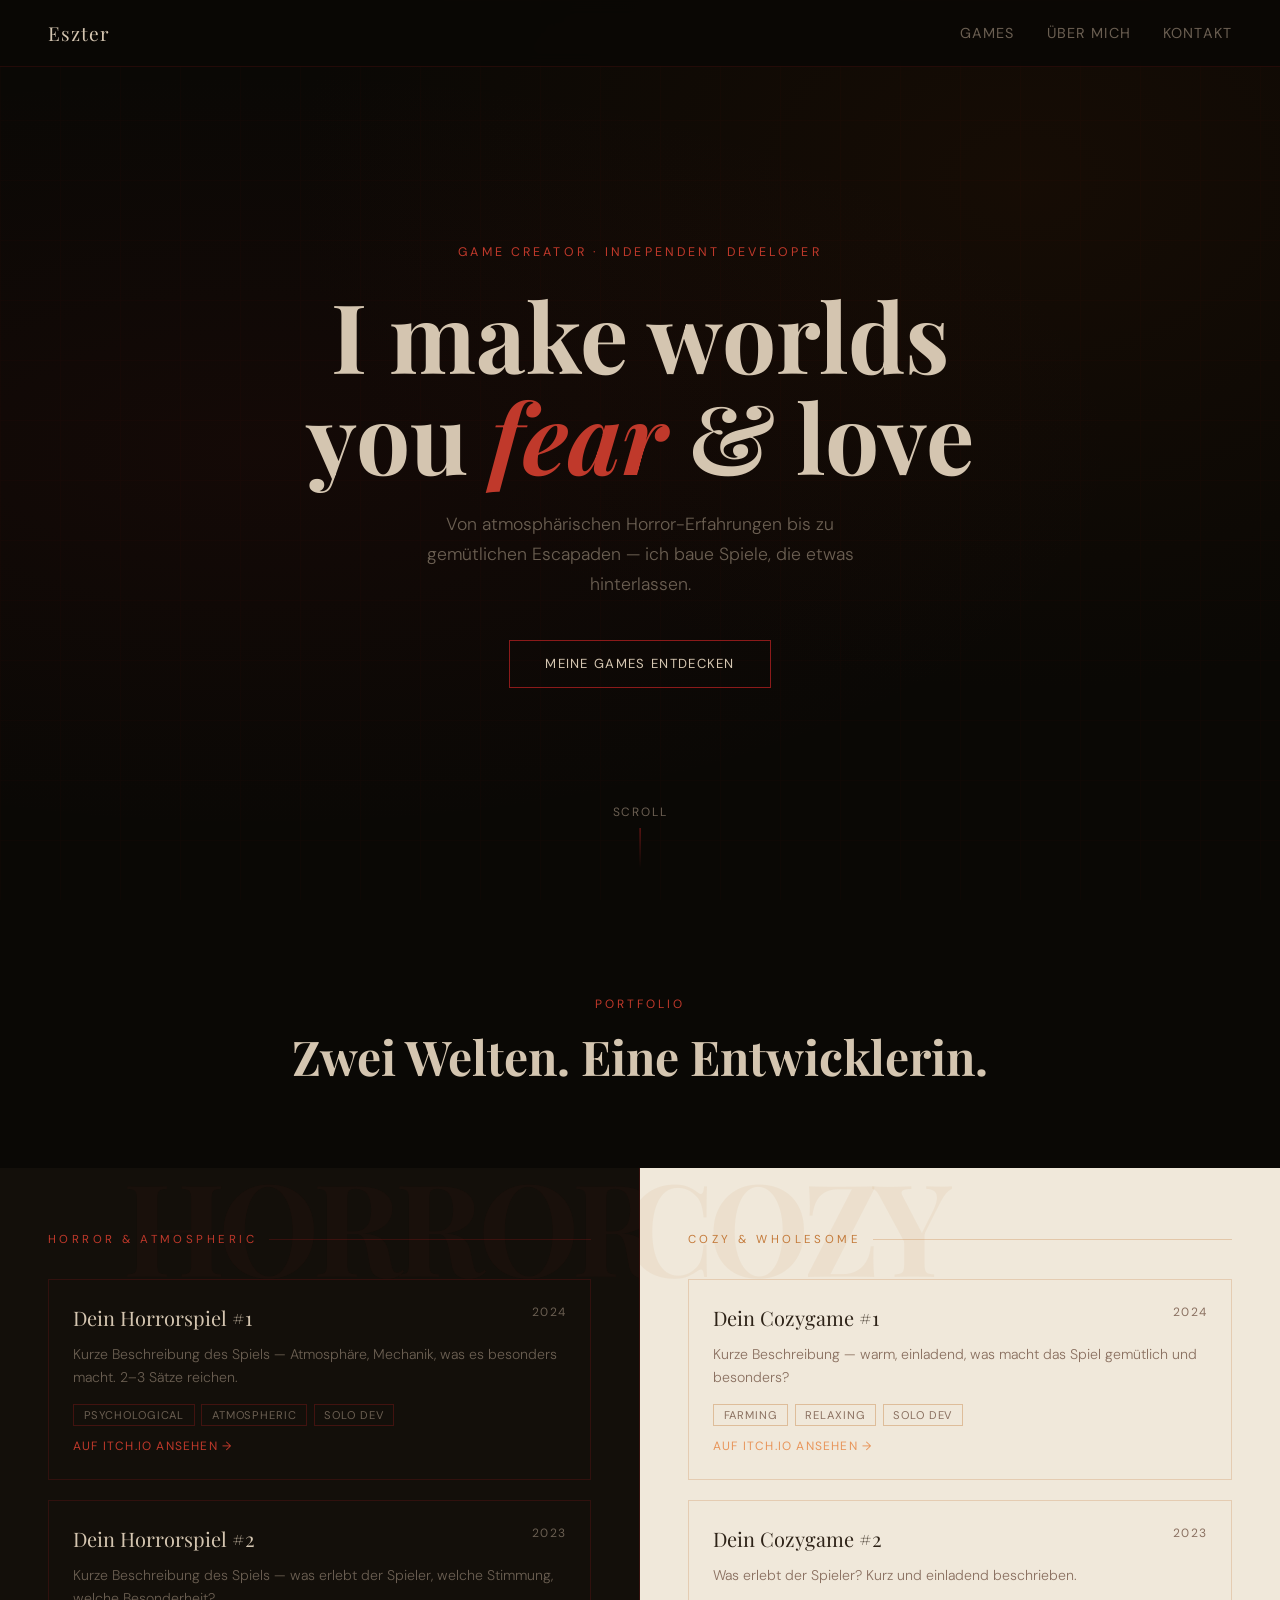
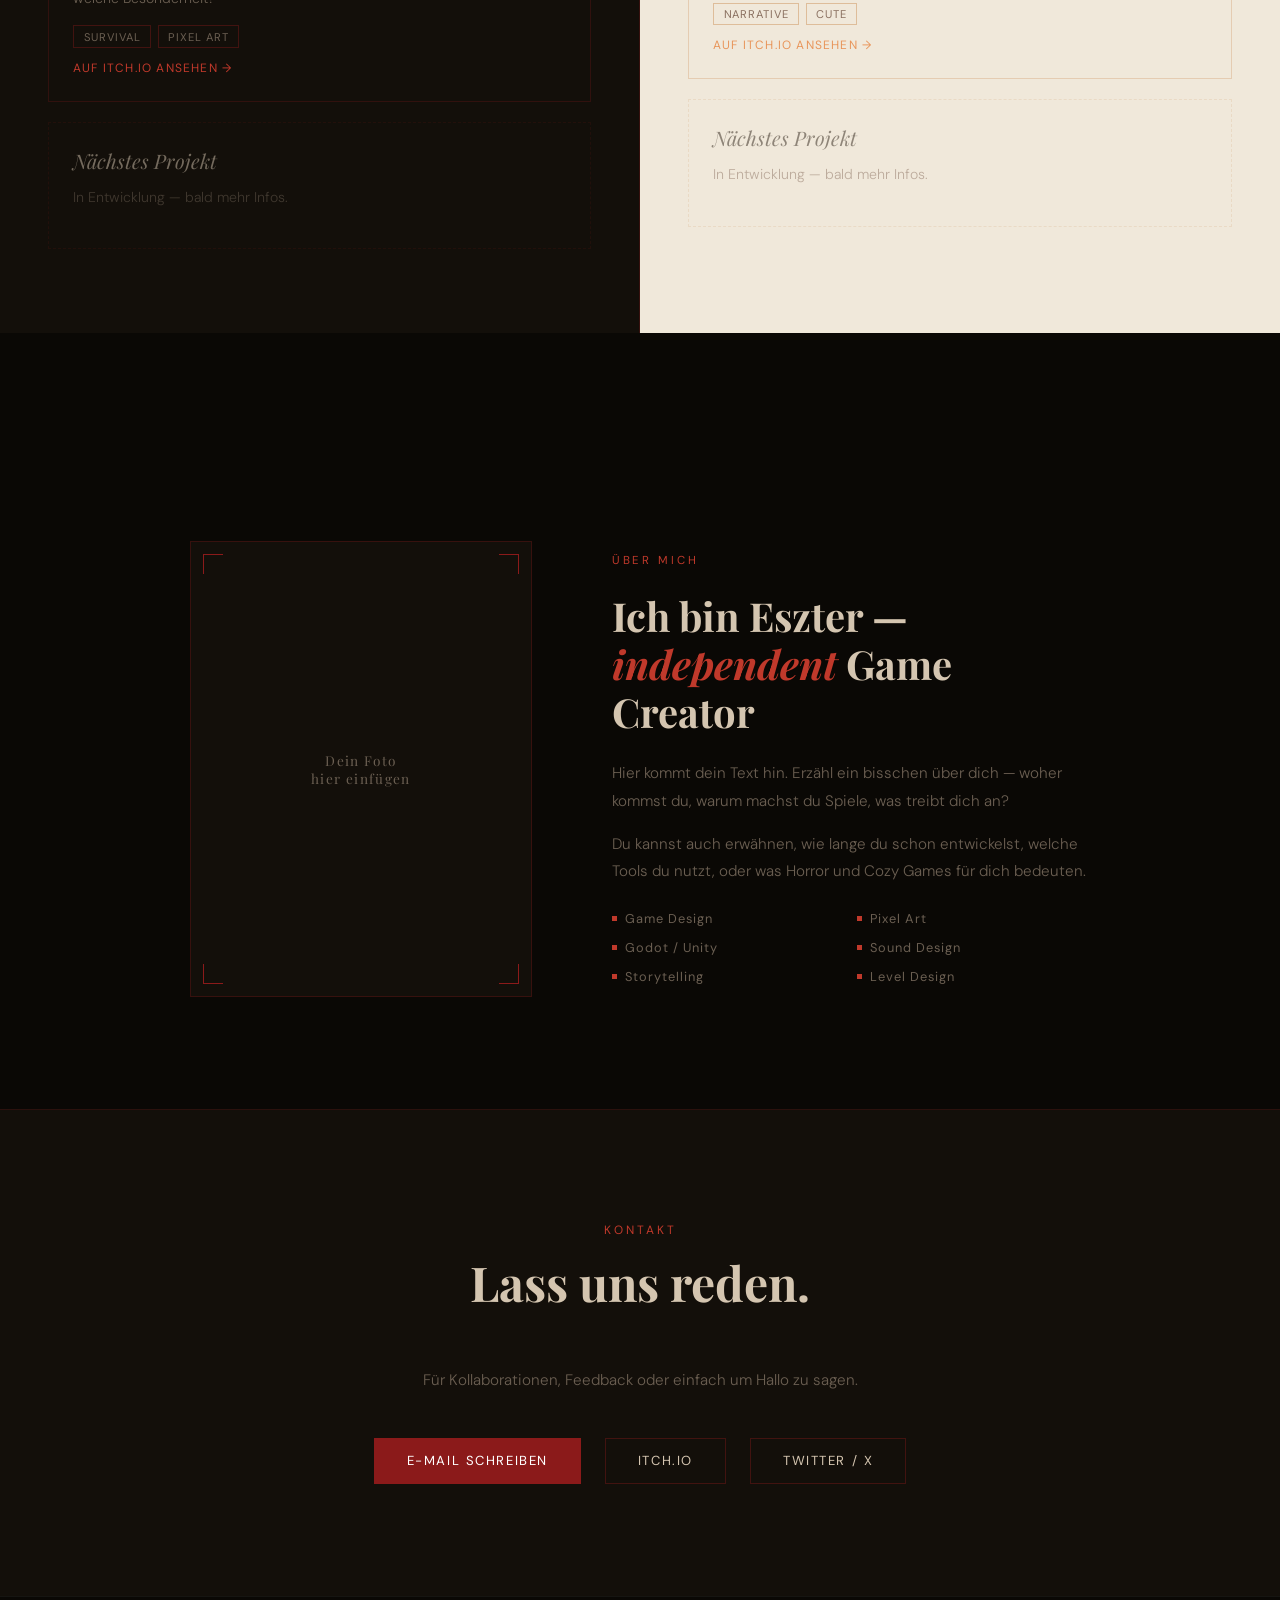
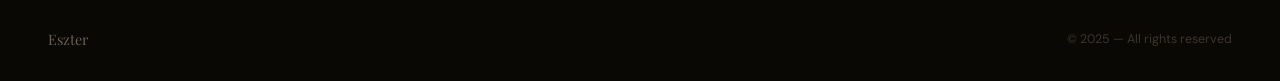
<file: websitee.html>
<!DOCTYPE html>
<html lang="de">
<head>
  <meta charset="UTF-8" />
  <meta name="viewport" content="width=device-width, initial-scale=1.0" />
  <title>Eszter — Game Creator</title>
  <link href="https://fonts.googleapis.com/css2?family=Playfair+Display:ital,wght@0,400;0,700;1,400&family=DM+Sans:wght@300;400;500&display=swap" rel="stylesheet" />
  <style>
    *, *::before, *::after { box-sizing: border-box; margin: 0; padding: 0; }

    :root {
      --horror-bg: #0a0805;
      --horror-surface: #130f0a;
      --horror-accent: #8b1a1a;
      --horror-accent2: #c0392b;
      --horror-text: #d4c5b0;
      --horror-muted: #6b5f52;
      --cozy-bg: #faf6ef;
      --cozy-surface: #f0e8da;
      --cozy-accent: #c47a3a;
      --cozy-accent2: #e8955a;
      --cozy-text: #2e2318;
      --cozy-muted: #8a7060;
    }

    html { scroll-behavior: smooth; }
    body { font-family: 'DM Sans', sans-serif; background: var(--horror-bg); color: var(--horror-text); overflow-x: hidden; }

    /* ── NAV ── */
    nav {
      position: fixed; top: 0; left: 0; right: 0; z-index: 100;
      display: flex; justify-content: space-between; align-items: center;
      padding: 1.25rem 3rem;
      background: rgba(10,8,5,0.85);
      backdrop-filter: blur(8px);
      border-bottom: 1px solid rgba(139,26,26,0.2);
    }
    .nav-logo { font-family: 'Playfair Display', serif; font-size: 1.2rem; letter-spacing: 0.05em; color: var(--horror-text); text-decoration: none; }
    .nav-links { display: flex; gap: 2rem; }
    .nav-links a { color: var(--horror-muted); text-decoration: none; font-size: 0.9rem; letter-spacing: 0.08em; text-transform: uppercase; transition: color 0.3s; }
    .nav-links a:hover { color: var(--horror-text); }

    /* ── HERO ── */
    .hero {
      min-height: 100vh;
      display: flex; align-items: center; justify-content: center;
      position: relative; overflow: hidden;
      padding: 6rem 2rem 4rem;
    }
    .hero-bg {
      position: absolute; inset: 0;
      background: radial-gradient(ellipse at 20% 50%, rgba(139,26,26,0.08) 0%, transparent 60%),
                  radial-gradient(ellipse at 80% 20%, rgba(30,15,5,0.6) 0%, transparent 50%);
    }
    .hero-grid {
      position: absolute; inset: 0; opacity: 0.04;
      background-image: linear-gradient(rgba(139,26,26,0.8) 1px, transparent 1px),
                        linear-gradient(90deg, rgba(139,26,26,0.8) 1px, transparent 1px);
      background-size: 60px 60px;
    }
    .hero-content { position: relative; text-align: center; max-width: 760px; }
    .hero-eyebrow { font-size: 0.78rem; letter-spacing: 0.25em; text-transform: uppercase; color: var(--horror-accent2); margin-bottom: 1.5rem; }
    .hero-title {
      font-family: 'Playfair Display', serif;
      font-size: clamp(3rem, 8vw, 6rem);
      line-height: 1.05;
      color: var(--horror-text);
      margin-bottom: 1.5rem;
    }
    .hero-title em { font-style: italic; color: var(--horror-accent2); }
    .hero-sub { font-size: 1.1rem; color: var(--horror-muted); line-height: 1.7; max-width: 480px; margin: 0 auto 2.5rem; font-weight: 300; }
    .hero-cta {
      display: inline-block; padding: 0.9rem 2.2rem;
      border: 1px solid var(--horror-accent); color: var(--horror-text);
      text-decoration: none; letter-spacing: 0.1em; text-transform: uppercase; font-size: 0.82rem;
      transition: background 0.3s, color 0.3s;
    }
    .hero-cta:hover { background: var(--horror-accent); color: #fff; }
    .scroll-hint { position: absolute; bottom: 2rem; left: 50%; transform: translateX(-50%); display: flex; flex-direction: column; align-items: center; gap: 0.5rem; color: var(--horror-muted); font-size: 0.75rem; letter-spacing: 0.15em; text-transform: uppercase; }
    .scroll-line { width: 1px; height: 40px; background: linear-gradient(to bottom, var(--horror-accent), transparent); animation: scrollAnim 1.8s ease-in-out infinite; }
    @keyframes scrollAnim { 0%,100%{opacity:0;transform:scaleY(0.5) translateY(-10px)} 50%{opacity:1;transform:scaleY(1) translateY(0)} }

    /* ── SECTION HEADER ── */
    .section-header { text-align: center; margin-bottom: 3.5rem; }
    .section-eyebrow { font-size: 0.75rem; letter-spacing: 0.25em; text-transform: uppercase; margin-bottom: 0.75rem; }
    .section-title { font-family: 'Playfair Display', serif; font-size: clamp(2rem, 4vw, 3rem); }

    /* ── GAMES SPLIT ── */
    #games { padding: 6rem 0; }
    .games-intro { text-align: center; padding: 0 2rem; margin-bottom: 5rem; }
    .games-intro .section-eyebrow { color: var(--horror-accent2); }
    .games-intro .section-title { color: var(--horror-text); }

    .split-wrapper { display: grid; grid-template-columns: 1fr 1fr; min-height: 80vh; }

    /* Horror Side */
    .horror-side {
      background: var(--horror-surface);
      padding: 4rem 3rem;
      border-right: 1px solid rgba(139,26,26,0.3);
      position: relative; overflow: hidden;
    }
    .horror-side::before {
      content: 'HORROR';
      position: absolute; top: -0.5rem; right: -1rem;
      font-family: 'Playfair Display', serif; font-size: 8rem; font-weight: 700;
      color: rgba(139,26,26,0.06); letter-spacing: -0.05em; line-height: 1;
      pointer-events: none;
    }
    .side-label { font-size: 0.72rem; letter-spacing: 0.3em; text-transform: uppercase; margin-bottom: 2rem; color: var(--horror-accent2); display: flex; align-items: center; gap: 0.75rem; }
    .side-label::after { content: ''; flex: 1; height: 1px; background: rgba(139,26,26,0.3); }

    /* Cozy Side */
    .cozy-side {
      background: var(--cozy-surface);
      padding: 4rem 3rem;
      position: relative; overflow: hidden;
    }
    .cozy-side::before {
      content: 'COZY';
      position: absolute; top: -0.5rem; left: -1rem;
      font-family: 'Playfair Display', serif; font-size: 8rem; font-weight: 700;
      color: rgba(196,122,58,0.08); letter-spacing: -0.05em; line-height: 1;
      pointer-events: none;
    }
    .cozy-side .side-label { color: var(--cozy-accent); }
    .cozy-side .side-label::after { background: rgba(196,122,58,0.3); }

    /* Game Cards */
    .game-card {
      border: 1px solid rgba(139,26,26,0.25);
      padding: 1.5rem;
      margin-bottom: 1.25rem;
      cursor: pointer;
      transition: border-color 0.3s, background 0.3s;
      position: relative;
    }
    .game-card:hover { border-color: var(--horror-accent); background: rgba(139,26,26,0.06); }
    .game-card-top { display: flex; justify-content: space-between; align-items: flex-start; margin-bottom: 0.75rem; }
    .game-title { font-family: 'Playfair Display', serif; font-size: 1.25rem; color: var(--horror-text); }
    .game-year { font-size: 0.75rem; color: var(--horror-muted); letter-spacing: 0.1em; }
    .game-desc { font-size: 0.88rem; color: var(--horror-muted); line-height: 1.6; margin-bottom: 1rem; font-weight: 300; }
    .game-tags { display: flex; flex-wrap: wrap; gap: 0.4rem; }
    .tag { font-size: 0.7rem; padding: 0.2rem 0.6rem; border: 1px solid rgba(139,26,26,0.4); color: var(--horror-muted); letter-spacing: 0.08em; text-transform: uppercase; }
    .game-link { font-size: 0.75rem; color: var(--horror-accent2); letter-spacing: 0.1em; text-transform: uppercase; text-decoration: none; margin-top: 0.75rem; display: inline-block; }
    .game-link:hover { text-decoration: underline; }

    .cozy-side .game-card { border-color: rgba(196,122,58,0.25); }
    .cozy-side .game-card:hover { border-color: var(--cozy-accent); background: rgba(196,122,58,0.06); }
    .cozy-side .game-title { color: var(--cozy-text); }
    .cozy-side .game-year { color: var(--cozy-muted); }
    .cozy-side .game-desc { color: var(--cozy-muted); }
    .cozy-side .tag { border-color: rgba(196,122,58,0.4); color: var(--cozy-muted); }
    .cozy-side .game-link { color: var(--cozy-accent2); }

    /* ── ABOUT ── */
    #about {
      padding: 7rem 2rem;
      background: var(--horror-bg);
      display: flex; justify-content: center;
    }
    .about-inner { max-width: 900px; display: grid; grid-template-columns: 1fr 1.4fr; gap: 5rem; align-items: center; }
    .about-label { font-size: 0.72rem; letter-spacing: 0.25em; text-transform: uppercase; color: var(--horror-accent2); margin-bottom: 1.5rem; }
    .about-title { font-family: 'Playfair Display', serif; font-size: 2.5rem; color: var(--horror-text); margin-bottom: 1.5rem; line-height: 1.2; }
    .about-title em { font-style: italic; color: var(--horror-accent2); }
    .about-text { color: var(--horror-muted); line-height: 1.8; font-size: 0.95rem; font-weight: 300; margin-bottom: 1rem; }
    .skills-grid { display: grid; grid-template-columns: 1fr 1fr; gap: 0.75rem; margin-top: 1.5rem; }
    .skill-item { font-size: 0.8rem; letter-spacing: 0.08em; color: var(--horror-muted); display: flex; align-items: center; gap: 0.5rem; }
    .skill-dot { width: 5px; height: 5px; background: var(--horror-accent2); flex-shrink: 0; }
    .about-visual {
      width: 100%; aspect-ratio: 3/4;
      background: var(--horror-surface);
      border: 1px solid rgba(139,26,26,0.3);
      display: flex; align-items: center; justify-content: center;
      position: relative; overflow: hidden;
    }
    .about-placeholder { font-family: 'Playfair Display', serif; font-size: 0.85rem; color: var(--horror-muted); letter-spacing: 0.1em; text-align: center; }
    .about-corner { position: absolute; width: 20px; height: 20px; border-color: var(--horror-accent); border-style: solid; }
    .about-corner.tl { top: 12px; left: 12px; border-width: 1px 0 0 1px; }
    .about-corner.tr { top: 12px; right: 12px; border-width: 1px 1px 0 0; }
    .about-corner.bl { bottom: 12px; left: 12px; border-width: 0 0 1px 1px; }
    .about-corner.br { bottom: 12px; right: 12px; border-width: 0 1px 1px 0; }

    /* ── CONTACT ── */
    #contact {
      padding: 7rem 2rem;
      background: var(--horror-surface);
      text-align: center;
      border-top: 1px solid rgba(139,26,26,0.2);
    }
    #contact .section-eyebrow { color: var(--horror-accent2); }
    #contact .section-title { color: var(--horror-text); margin-bottom: 1rem; }
    .contact-sub { color: var(--horror-muted); font-size: 0.95rem; margin-bottom: 3rem; font-weight: 300; }
    .contact-links { display: flex; gap: 1.5rem; justify-content: center; flex-wrap: wrap; }
    .contact-link {
      padding: 0.85rem 2rem; border: 1px solid rgba(139,26,26,0.4);
      color: var(--horror-text); text-decoration: none;
      font-size: 0.82rem; letter-spacing: 0.12em; text-transform: uppercase;
      transition: all 0.3s;
    }
    .contact-link:hover { border-color: var(--horror-accent2); color: var(--horror-accent2); }
    .contact-link.primary { background: var(--horror-accent); border-color: var(--horror-accent); color: #fff; }
    .contact-link.primary:hover { background: var(--horror-accent2); border-color: var(--horror-accent2); }

    /* ── FOOTER ── */
    footer { padding: 2rem 3rem; display: flex; justify-content: space-between; align-items: center; border-top: 1px solid rgba(255,255,255,0.05); }
    .footer-name { font-family: 'Playfair Display', serif; font-size: 0.9rem; color: var(--horror-muted); }
    .footer-copy { font-size: 0.78rem; color: var(--horror-muted); opacity: 0.5; }

    /* ── RESPONSIVE ── */
    @media (max-width: 900px) {
      nav { padding: 1rem 1.5rem; }
      .split-wrapper { grid-template-columns: 1fr; }
      .horror-side { border-right: none; border-bottom: 1px solid rgba(139,26,26,0.3); }
      .about-inner { grid-template-columns: 1fr; gap: 3rem; }
      .about-visual { display: none; }
    }
    @media (max-width: 600px) {
      .horror-side, .cozy-side { padding: 2.5rem 1.5rem; }
    }
  </style>
</head>
<body>

  <!-- NAV -->
  <nav>
    <a href="#" class="nav-logo">Eszter</a>
    <div class="nav-links">
      <a href="#games">Games</a>
      <a href="#about">Über mich</a>
      <a href="#contact">Kontakt</a>
    </div>
  </nav>

  <!-- HERO -->
  <section class="hero">
    <div class="hero-bg"></div>
    <div class="hero-grid"></div>
    <div class="hero-content">
      <p class="hero-eyebrow">Game Creator · Independent Developer</p>
      <h1 class="hero-title">I make worlds<br>you <em>fear</em> &amp; love</h1>
      <p class="hero-sub">Von atmosphärischen Horror-Erfahrungen bis zu gemütlichen Escapaden — ich baue Spiele, die etwas hinterlassen.</p>
      <a href="#games" class="hero-cta">Meine Games entdecken</a>
    </div>
    <div class="scroll-hint">
      <span>Scroll</span>
      <div class="scroll-line"></div>
    </div>
  </section>

  <!-- GAMES -->
  <section id="games">
    <div class="games-intro">
      <p class="section-eyebrow">Portfolio</p>
      <h2 class="section-title" style="color: var(--horror-text);">Zwei Welten. Eine Entwicklerin.</h2>
    </div>

    <div class="split-wrapper">

      <!-- HORROR SIDE -->
      <div class="horror-side">
        <p class="side-label">Horror &amp; Atmospheric</p>

        <div class="game-card">
          <div class="game-card-top">
            <span class="game-title">Dein Horrorspiel #1</span>
            <span class="game-year">2024</span>
          </div>
          <p class="game-desc">Kurze Beschreibung des Spiels — Atmosphäre, Mechanik, was es besonders macht. 2–3 Sätze reichen.</p>
          <div class="game-tags">
            <span class="tag">Psychological</span>
            <span class="tag">Atmospheric</span>
            <span class="tag">Solo Dev</span>
          </div>
          <a href="#" class="game-link">Auf itch.io ansehen →</a>
        </div>

        <div class="game-card">
          <div class="game-card-top">
            <span class="game-title">Dein Horrorspiel #2</span>
            <span class="game-year">2023</span>
          </div>
          <p class="game-desc">Kurze Beschreibung des Spiels — was erlebt der Spieler, welche Stimmung, welche Besonderheit?</p>
          <div class="game-tags">
            <span class="tag">Survival</span>
            <span class="tag">Pixel Art</span>
          </div>
          <a href="#" class="game-link">Auf itch.io ansehen →</a>
        </div>

        <div class="game-card" style="border-style: dashed; opacity: 0.5;">
          <div class="game-card-top">
            <span class="game-title" style="font-style:italic;">Nächstes Projekt</span>
          </div>
          <p class="game-desc">In Entwicklung — bald mehr Infos.</p>
        </div>
      </div>

      <!-- COZY SIDE -->
      <div class="cozy-side">
        <p class="side-label">Cozy &amp; Wholesome</p>

        <div class="game-card">
          <div class="game-card-top">
            <span class="game-title">Dein Cozygame #1</span>
            <span class="game-year">2024</span>
          </div>
          <p class="game-desc">Kurze Beschreibung — warm, einladend, was macht das Spiel gemütlich und besonders?</p>
          <div class="game-tags">
            <span class="tag">Farming</span>
            <span class="tag">Relaxing</span>
            <span class="tag">Solo Dev</span>
          </div>
          <a href="#" class="game-link">Auf itch.io ansehen →</a>
        </div>

        <div class="game-card">
          <div class="game-card-top">
            <span class="game-title">Dein Cozygame #2</span>
            <span class="game-year">2023</span>
          </div>
          <p class="game-desc">Was erlebt der Spieler? Kurz und einladend beschrieben.</p>
          <div class="game-tags">
            <span class="tag">Narrative</span>
            <span class="tag">Cute</span>
          </div>
          <a href="#" class="game-link">Auf itch.io ansehen →</a>
        </div>

        <div class="game-card" style="border-style: dashed; border-color: rgba(196,122,58,0.25); opacity: 0.5;">
          <div class="game-card-top">
            <span class="game-title" style="font-style:italic; color:var(--cozy-text);">Nächstes Projekt</span>
          </div>
          <p class="game-desc" style="color:var(--cozy-muted);">In Entwicklung — bald mehr Infos.</p>
        </div>
      </div>

    </div>
  </section>

  <!-- ABOUT -->
  <section id="about">
    <div class="about-inner">
      <div class="about-visual">
        <div class="about-corner tl"></div>
        <div class="about-corner tr"></div>
        <div class="about-corner bl"></div>
        <div class="about-corner br"></div>
        <p class="about-placeholder">Dein Foto<br>hier einfügen</p>
      </div>
      <div>
        <p class="about-label">Über mich</p>
        <h2 class="about-title">Ich bin Eszter —<br><em>independent</em> Game Creator</h2>
        <p class="about-text">Hier kommt dein Text hin. Erzähl ein bisschen über dich — woher kommst du, warum machst du Spiele, was treibt dich an?</p>
        <p class="about-text">Du kannst auch erwähnen, wie lange du schon entwickelst, welche Tools du nutzt, oder was Horror und Cozy Games für dich bedeuten.</p>
        <div class="skills-grid">
          <div class="skill-item"><div class="skill-dot"></div>Game Design</div>
          <div class="skill-item"><div class="skill-dot"></div>Pixel Art</div>
          <div class="skill-item"><div class="skill-dot"></div>Godot / Unity</div>
          <div class="skill-item"><div class="skill-dot"></div>Sound Design</div>
          <div class="skill-item"><div class="skill-dot"></div>Storytelling</div>
          <div class="skill-item"><div class="skill-dot"></div>Level Design</div>
        </div>
      </div>
    </div>
  </section>

  <!-- CONTACT -->
  <section id="contact">
    <div class="section-header">
      <p class="section-eyebrow">Kontakt</p>
      <h2 class="section-title">Lass uns reden.</h2>
    </div>
    <p class="contact-sub">Für Kollaborationen, Feedback oder einfach um Hallo zu sagen.</p>
    <div class="contact-links">
      <a href="mailto:deine@email.com" class="contact-link primary">E-Mail schreiben</a>
      <a href="https://itch.io" target="_blank" class="contact-link">itch.io</a>
      <a href="https://twitter.com" target="_blank" class="contact-link">Twitter / X</a>
    </div>
  </section>

  <!-- FOOTER -->
  <footer>
    <span class="footer-name">Eszter</span>
    <span class="footer-copy">© 2025 — All rights reserved</span>
  </footer>

</body>
</html>
</file>
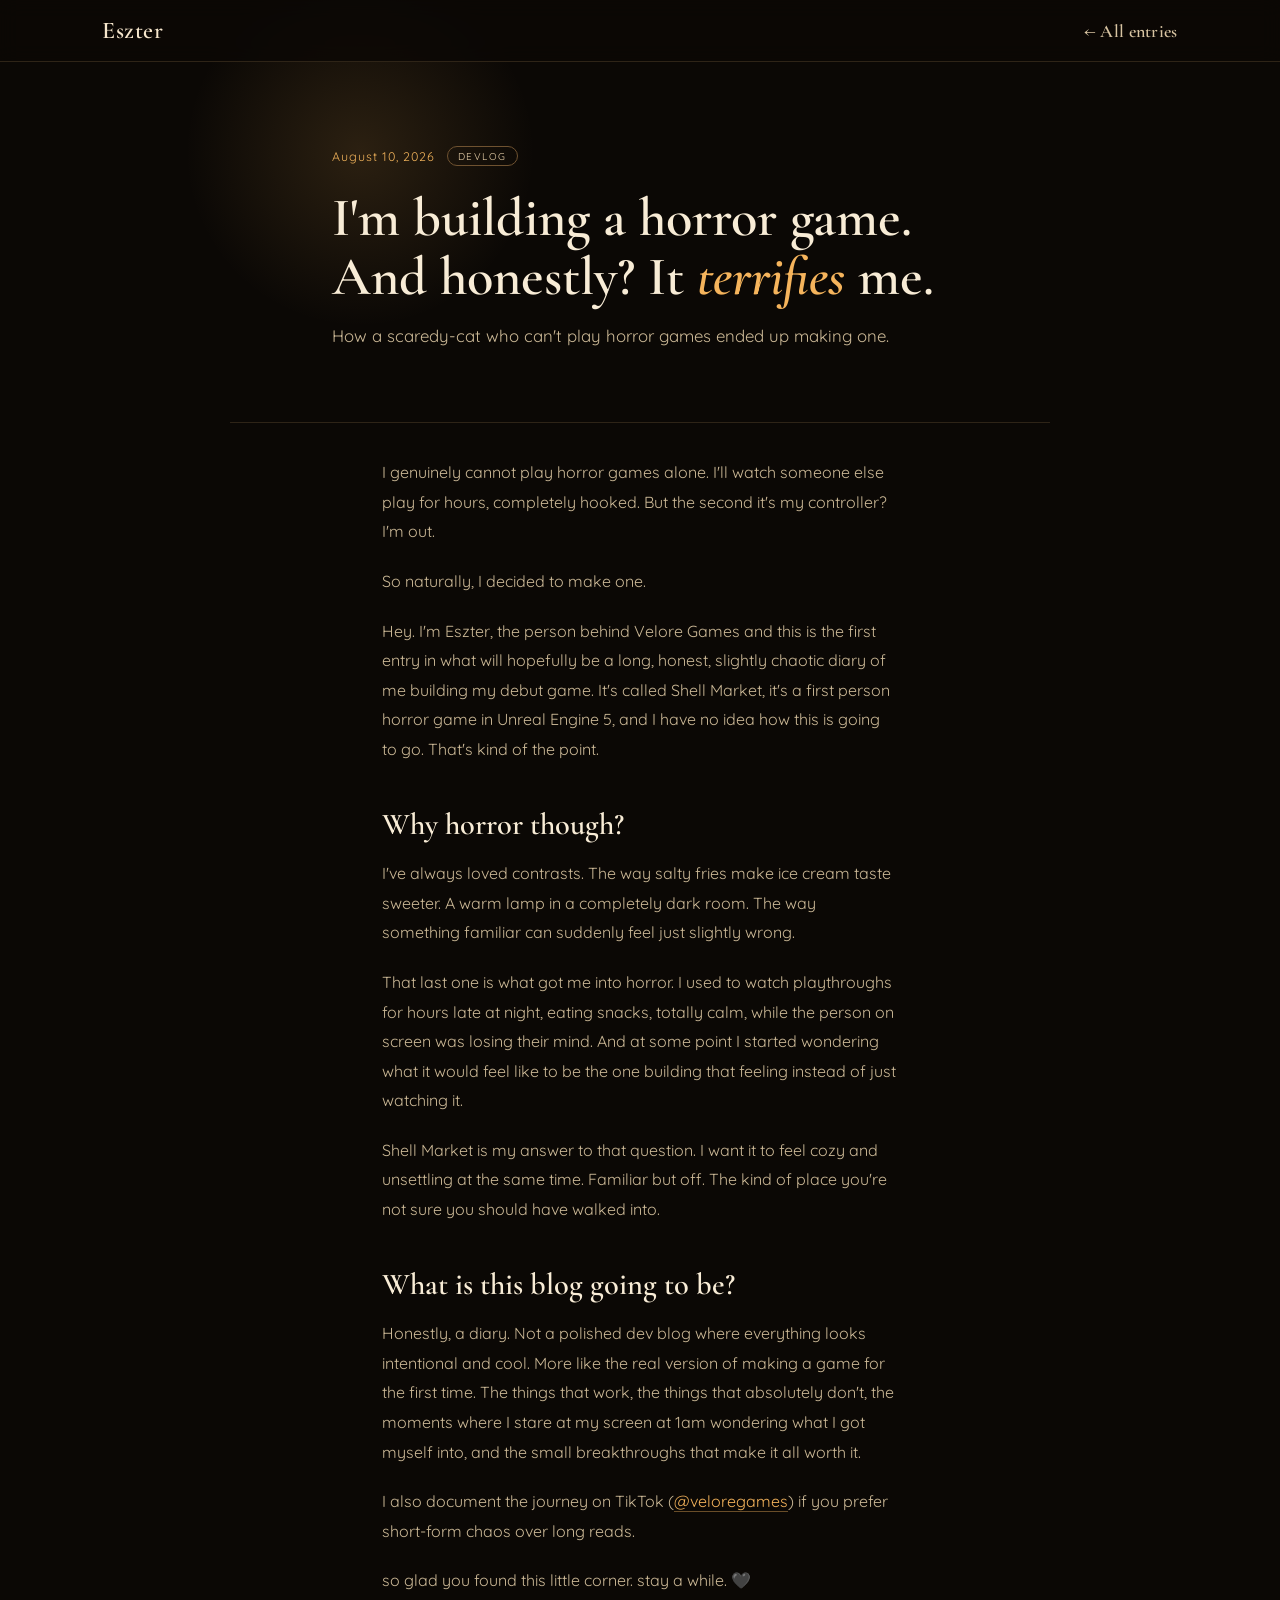
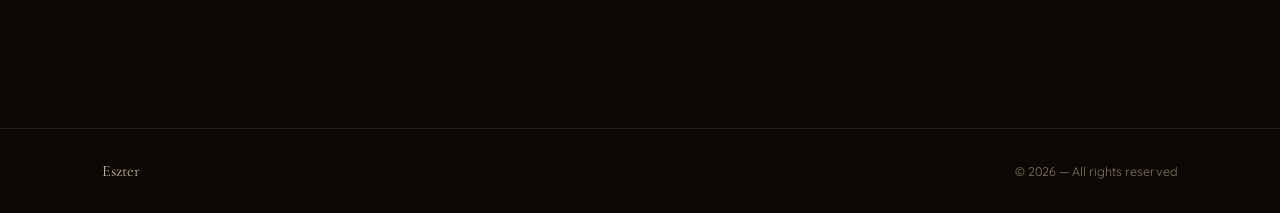
<file: blog/eintrag-1.html>
<!DOCTYPE html>
<html lang="en">
<head>
  <meta charset="UTF-8"/>
  <meta name="viewport" content="width=device-width, initial-scale=1.0"/>
  <title>I'm building a horror game — Eszter</title>
  <link rel="preconnect" href="https://fonts.googleapis.com">
  <link rel="preconnect" href="https://fonts.gstatic.com" crossorigin>
  <link href="https://fonts.googleapis.com/css2?family=Cormorant+Garamond:ital,wght@0,400;0,500;0,600;1,400;1,500&family=Quicksand:wght@400;500;600;700&display=swap" rel="stylesheet"/>
  <style>
    * { box-sizing: border-box; margin: 0; padding: 0; }
    html { scroll-behavior: smooth; }
    body { font-family: 'Quicksand', sans-serif; background: #0b0805; color: #f0e2cb; overflow-x: clip; }
    @keyframes flicker {
      0%, 100% { opacity: .85; }
      45% { opacity: 1; }
      55% { opacity: .72; }
      70% { opacity: .95; }
    }

    nav { position: sticky; top: 0; z-index: 50; display: flex; align-items: center; justify-content: space-between; padding: 16px 8vw; background: rgba(11,8,5,.82); backdrop-filter: blur(10px); border-bottom: 1px solid #2e2417; }
    .nav-logo { font-family: 'Cormorant Garamond', serif; font-weight: 600; font-size: 24px; color: #f6e6cc; text-decoration: none; letter-spacing: .5px; }
    .nav-back { font-family: 'Cormorant Garamond', serif; font-weight: 600; font-size: 18px; color: #d8c4a2; text-decoration: none; letter-spacing: .3px; }
    .nav-back:hover { color: #f5b45c; }

    .entry-header { position: relative; padding: 84px 8vw 36px; max-width: 820px; margin: 0 auto; }
    .entry-header .glow { position: absolute; top: -100px; left: -60px; width: 380px; height: 380px; border-radius: 50%; background: radial-gradient(circle, rgba(240,178,90,.14), rgba(240,178,90,0) 65%); animation: flicker 6s infinite ease-in-out; pointer-events: none; }
    .entry-meta { position: relative; display: flex; align-items: center; gap: 0.75rem; margin-bottom: 1.4rem; }
    .entry-date { font-size: 0.78rem; color: #f0b25a; letter-spacing: 0.08em; }
    .entry-cat { font-size: 0.62rem; letter-spacing: 0.15em; text-transform: uppercase; padding: 0.2rem 0.6rem; border: 1px solid #6f5230; border-radius:999px; color: #ecd4ac; }
    .entry-title { position: relative; font-family: 'Cormorant Garamond', serif; font-weight: 600; font-size: clamp(2.1rem, 5vw, 3.4rem); color: #f8ecd6; line-height: 1.08; margin-bottom: 1rem; }
    .entry-title em { font-style: italic; color: #f5b45c; }
    .entry-intro { position: relative; font-size: 1.05rem; color: #cbb896; line-height: 1.7; }

    .entry-divider { max-width: 820px; margin: 2.2rem auto; border: none; border-top: 1px solid #2e2417; }

    .entry-body { max-width: 720px; margin: 0 auto; padding: 0 8vw 7rem; }
    .entry-body p { font-size: 1rem; color: #cbb896; line-height: 1.85; margin-bottom: 1.25rem; }
    .entry-body p strong { color: #f0e2cb; font-weight: 600; }
    .entry-body p em { font-style: italic; color: #f0e2cb; }
    .entry-body a { color: #f5b45c; text-decoration: none; border-bottom: 1px solid rgba(245,180,92,0.4); }
    .entry-body a:hover { color: #f8ecd6; }
    .entry-body h2 { font-family: 'Cormorant Garamond', serif; font-weight: 600; font-size: 1.9rem; color: #f8ecd6; margin: 2.6rem 0 1rem; }

    .entry-img { width: 100%; margin: 2rem 0; }
    .entry-img img { width: 100%; display: block; border-radius:12px; border: 1px solid #4a3924; }
    .entry-img figcaption { font-size: 0.78rem; color: #8a7a5c; margin-top: 0.5rem; letter-spacing: 0.04em; }

    footer { padding: 2rem 8vw; display: flex; justify-content: space-between; align-items: center; border-top: 1px solid #2a2013; }
    .footer-name { font-family: 'Cormorant Garamond', serif; font-size: 1rem; color: #cbb896; }
    .footer-copy { font-size: 0.78rem; color: #8a7a5c; }
    /* --- Kleinere Bildschirme: Handy und Tablet --- */
    @media (max-width: 700px) {
      nav { padding: 14px 6vw; }
      .blog-header { padding: 64px 6vw 32px; }
      .blog-list { padding: 1.5rem 6vw 5rem; }
      .blog-entry { padding: 22px 20px; }
      .entry-header { padding: 60px 6vw 28px; }
      .entry-body { padding: 0 6vw 4.5rem; }
      .entry-divider { margin: 1.8rem 6vw; }
      footer { flex-direction: column; align-items: flex-start; gap: 10px; padding: 1.8rem 6vw; }
    }
  </style>
</head>
<body>
  <nav>
    <a class="nav-logo" href="../index.html">Eszter</a>
    <a class="nav-back" href="index.html">← All entries</a>
  </nav>

  <div class="entry-header">
    <div class="glow"></div>
    <div class="entry-meta">
      <span class="entry-date">August 10, 2026</span>
      <span class="entry-cat">Devlog</span>
    </div>
    <h1 class="entry-title">I'm building a horror game. And honestly? It <em>terrifies</em> me.</h1>
    <p class="entry-intro">How a scaredy-cat who can't play horror games ended up making one.</p>
  </div>

  <hr class="entry-divider"/>

  <div class="entry-body">

    <p>I genuinely cannot play horror games alone. I'll watch someone else play for hours, completely hooked. But the second it's my controller? I'm out.</p>

    <p>So naturally, I decided to make one.</p>

    <p>Hey. I'm Eszter, the person behind Velore Games and this is the first entry in what will hopefully be a long, honest, slightly chaotic diary of me building my debut game. It's called Shell Market, it's a first person horror game in Unreal Engine 5, and I have no idea how this is going to go. That's kind of the point.</p>

    <h2>Why horror though?</h2>

    <p>I've always loved contrasts. The way salty fries make ice cream taste sweeter. A warm lamp in a completely dark room. The way something familiar can suddenly feel just slightly wrong.</p>

    <p>That last one is what got me into horror. I used to watch playthroughs for hours late at night, eating snacks, totally calm, while the person on screen was losing their mind. And at some point I started wondering what it would feel like to be the one building that feeling instead of just watching it.</p>

    <p>Shell Market is my answer to that question. I want it to feel cozy and unsettling at the same time. Familiar but off. The kind of place you're not sure you should have walked into.</p>

    <h2>What is this blog going to be?</h2>

    <p>Honestly, a diary. Not a polished dev blog where everything looks intentional and cool. More like the real version of making a game for the first time. The things that work, the things that absolutely don't, the moments where I stare at my screen at 1am wondering what I got myself into, and the small breakthroughs that make it all worth it.</p>

    <p>I also document the journey on TikTok (<a href="https://www.tiktok.com/@veloregames" target="_blank" rel="noopener">@veloregames</a>) if you prefer short-form chaos over long reads.</p>

    <p>so glad you found this little corner. stay a while. 🖤</p>

  </div>

  <footer>
    <span class="footer-name">Eszter</span>
    <span class="footer-copy">© 2026 — All rights reserved</span>
  </footer>
</body>
</html>
</file>
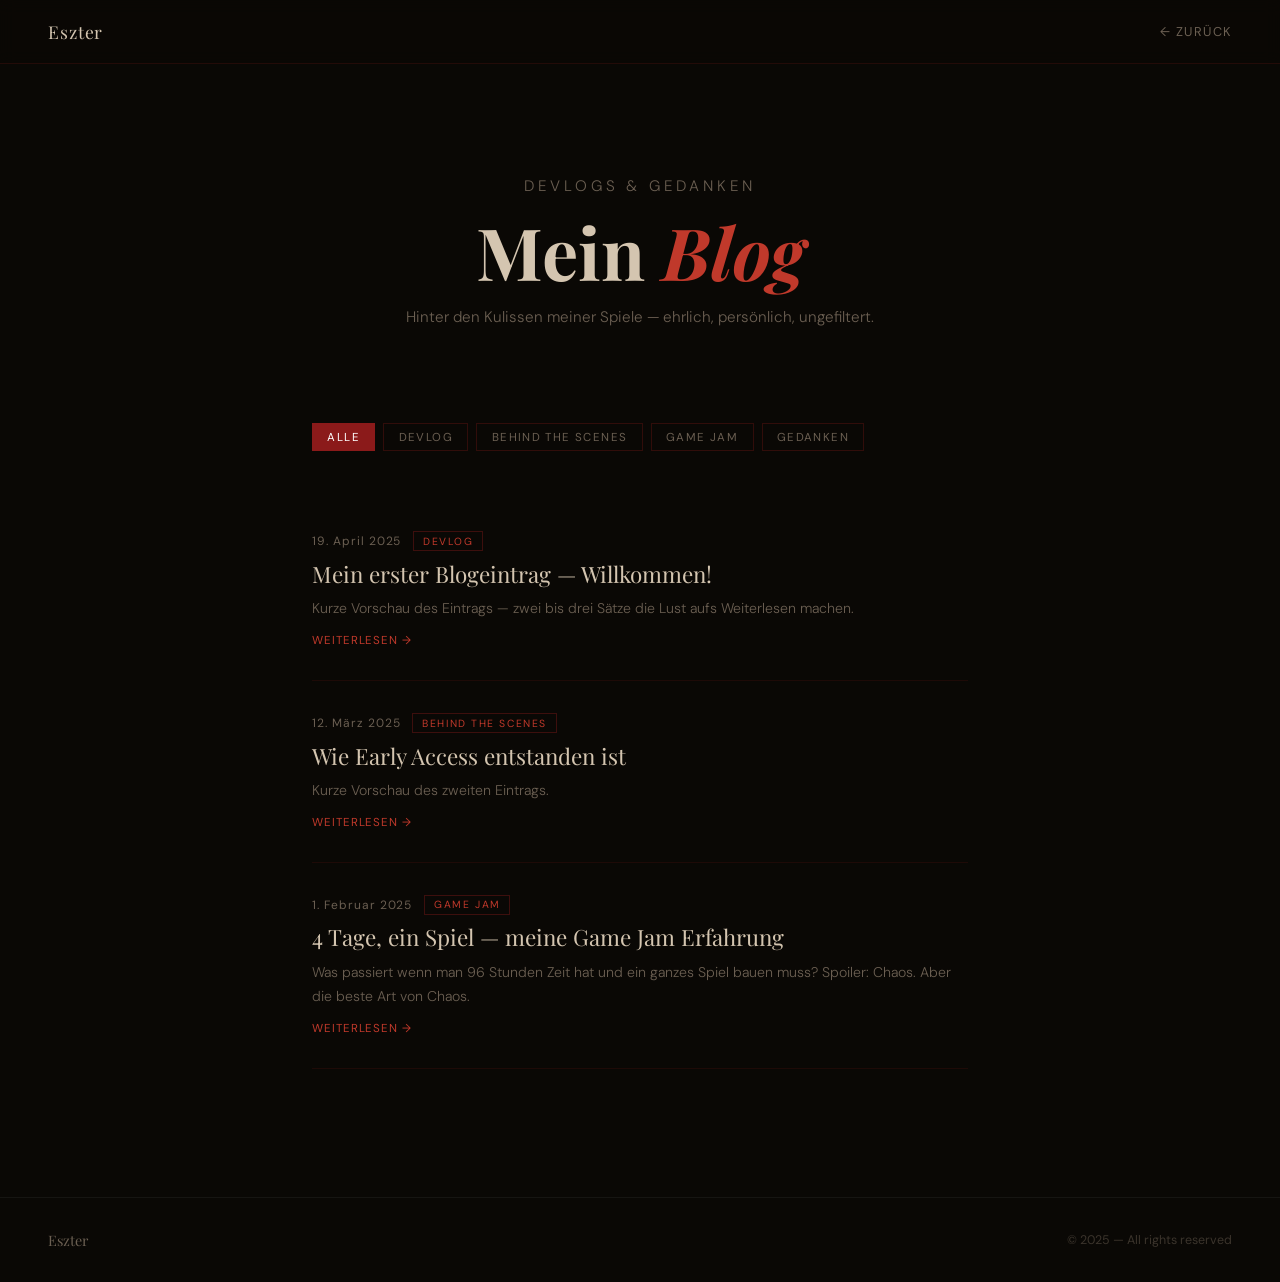
<file: blog/index_3.html>
<!DOCTYPE html>
<html lang="de">
<head>
  <meta charset="UTF-8"/>
  <meta name="viewport" content="width=device-width, initial-scale=1.0"/>
  <title>Blog — Eszter</title>
  <link href="https://fonts.googleapis.com/css2?family=Playfair+Display:ital,wght@0,400;0,700;1,400&family=DM+Sans:wght@300;400;500&display=swap" rel="stylesheet"/>
  <style>
    *, *::before, *::after { box-sizing: border-box; margin: 0; padding: 0; }
    :root {
      --horror-bg: #0a0805; --horror-surface: #130f0a; --horror-accent: #8b1a1a;
      --horror-accent2: #c0392b; --horror-text: #d4c5b0; --horror-muted: #6b5f52;
    }
    html { scroll-behavior: smooth; }
    body { font-family: 'DM Sans', sans-serif; background: var(--horror-bg); color: var(--horror-text); min-height: 100vh; }
    nav { position: fixed; top: 0; left: 0; right: 0; z-index: 100; display: flex; justify-content: space-between; align-items: center; padding: 1.25rem 3rem; background: rgba(10,8,5,0.9); backdrop-filter: blur(8px); border-bottom: 1px solid rgba(139,26,26,0.2); }
    .nav-logo { font-family: 'Playfair Display', serif; font-size: 1.1rem; letter-spacing: 0.05em; color: var(--horror-text); text-decoration: none; }
    .nav-back { font-size: 0.8rem; letter-spacing: 0.12em; text-transform: uppercase; text-decoration: none; color: var(--horror-muted); transition: color 0.2s; }
    .nav-back:hover { color: var(--horror-text); }

    .blog-header { padding: 10rem 2rem 4rem; text-align: center; }
    .blog-eyebrow { font-size: 0.75rem; letter-spacing: 0.25em; text-transform: uppercase; color: var(--horror-accent2); margin-bottom: 1rem; }
    .blog-header h1 { font-family: 'Playfair Display', serif; font-size: clamp(2.5rem, 6vw, 4.5rem); color: var(--horror-text); line-height: 1.1; }
    .blog-header h1 em { font-style: italic; color: var(--horror-accent2); }
    .blog-header p { color: var(--horror-muted); font-size: 0.95rem; margin-top: 1rem; font-weight: 300; }

    .blog-list { max-width: 720px; margin: 0 auto; padding: 2rem 2rem 8rem; }

    /* Filter-Tabs */
    .blog-filter { display: flex; gap: 0.5rem; flex-wrap: wrap; margin-bottom: 3rem; }
    .filter-btn { background: none; border: 1px solid rgba(139,26,26,0.3); color: var(--horror-muted); font-family: 'DM Sans', sans-serif; font-size: 0.72rem; letter-spacing: 0.12em; text-transform: uppercase; padding: 0.35rem 0.9rem; cursor: pointer; transition: all 0.2s; }
    .filter-btn:hover { border-color: var(--horror-accent2); color: var(--horror-text); }
    .filter-btn.active { background: var(--horror-accent); border-color: var(--horror-accent); color: #fff; }

    /* Eintrag */
    .blog-entry {
      display: block; text-decoration: none;
      padding: 2rem 0;
      border-bottom: 1px solid rgba(139,26,26,0.15);
      transition: padding-left 0.2s;
    }
    .blog-entry:hover { padding-left: 0.5rem; }
    .blog-entry:first-child { border-top: 1px solid rgba(139,26,26,0.15); }
    .entry-meta { display: flex; align-items: center; gap: 0.75rem; margin-bottom: 0.6rem; }
    .entry-date { font-size: 0.75rem; color: var(--horror-muted); letter-spacing: 0.08em; }
    .entry-cat { font-size: 0.65rem; letter-spacing: 0.15em; text-transform: uppercase; padding: 0.15rem 0.55rem; border: 1px solid rgba(139,26,26,0.4); color: var(--horror-accent2); }
    .entry-title { font-family: 'Playfair Display', serif; font-size: 1.4rem; color: var(--horror-text); margin-bottom: 0.6rem; line-height: 1.2; }
    .entry-excerpt { font-size: 0.88rem; color: var(--horror-muted); line-height: 1.7; font-weight: 300; }
    .entry-read { font-size: 0.72rem; color: var(--horror-accent2); margin-top: 0.75rem; display: block; letter-spacing: 0.08em; text-transform: uppercase; }

    footer { padding: 2rem 3rem; display: flex; justify-content: space-between; align-items: center; border-top: 1px solid rgba(255,255,255,0.05); }
    .footer-name { font-family: 'Playfair Display', serif; font-size: 0.9rem; color: var(--horror-muted); }
    .footer-copy { font-size: 0.78rem; color: var(--horror-muted); opacity: 0.5; }
    @media (max-width: 600px) { nav { padding: 1rem 1.5rem; } }
  </style>
</head>
<body>
  <nav>
    <a class="nav-logo" href="../index.html">Eszter</a>
    <a class="nav-back" href="../index.html">← Zurück</a>
  </nav>

  <div class="blog-header">
    <p class="blog-eyebrow">Devlogs &amp; Gedanken</p>
    <h1>Mein <em>Blog</em></h1>
    <p>Hinter den Kulissen meiner Spiele — ehrlich, persönlich, ungefiltert.</p>
  </div>

  <div class="blog-list">

    <div class="blog-filter">
      <button class="filter-btn active" onclick="filterBlog('alle', this)">Alle</button>
      <button class="filter-btn" onclick="filterBlog('devlog', this)">Devlog</button>
      <button class="filter-btn" onclick="filterBlog('behind the scenes', this)">Behind the Scenes</button>
      <button class="filter-btn" onclick="filterBlog('game jam', this)">Game Jam</button>
      <button class="filter-btn" onclick="filterBlog('gedanken', this)">Gedanken</button>
    </div>

    <!--
      NEUEN EINTRAG HINZUFÜGEN:
      1. Kopiere einen .blog-entry Block
      2. Passe href, Datum, Kategorie (data-cat), Titel und Excerpt an
      3. Neueste Einträge OBEN einfügen
      4. Erstelle die passende HTML-Datei im blog/ Ordner (Vorlage = vorlage.html)
    -->

    <a class="blog-entry" href="eintrag-1.html" data-cat="devlog">
      <div class="entry-meta">
        <span class="entry-date">19. April 2025</span>
        <span class="entry-cat">Devlog</span>
      </div>
      <div class="entry-title">Mein erster Blogeintrag — Willkommen!</div>
      <div class="entry-excerpt">Kurze Vorschau des Eintrags — zwei bis drei Sätze die Lust aufs Weiterlesen machen.</div>
      <span class="entry-read">Weiterlesen →</span>
    </a>

    <a class="blog-entry" href="eintrag-2.html" data-cat="behind the scenes">
      <div class="entry-meta">
        <span class="entry-date">12. März 2025</span>
        <span class="entry-cat">Behind the Scenes</span>
      </div>
      <div class="entry-title">Wie Early Access entstanden ist</div>
      <div class="entry-excerpt">Kurze Vorschau des zweiten Eintrags.</div>
      <span class="entry-read">Weiterlesen →</span>
    </a>

    <a class="blog-entry" href="eintrag-3.html" data-cat="game jam">
      <div class="entry-meta">
        <span class="entry-date">1. Februar 2025</span>
        <span class="entry-cat">Game Jam</span>
      </div>
      <div class="entry-title">4 Tage, ein Spiel — meine Game Jam Erfahrung</div>
      <div class="entry-excerpt">Was passiert wenn man 96 Stunden Zeit hat und ein ganzes Spiel bauen muss? Spoiler: Chaos. Aber die beste Art von Chaos.</div>
      <span class="entry-read">Weiterlesen →</span>
    </a>

  </div>

  <footer>
    <span class="footer-name">Eszter</span>
    <span class="footer-copy">© 2025 — All rights reserved</span>
  </footer>

  <script>
    function filterBlog(cat, btn) {
      document.querySelectorAll('.filter-btn').forEach(b => b.classList.remove('active'));
      btn.classList.add('active');
      document.querySelectorAll('.blog-entry').forEach(entry => {
        if (cat === 'alle' || entry.dataset.cat === cat) {
          entry.style.display = 'block';
        } else {
          entry.style.display = 'none';
        }
      });
    }
  </script>
</body>
</html>
</file>
